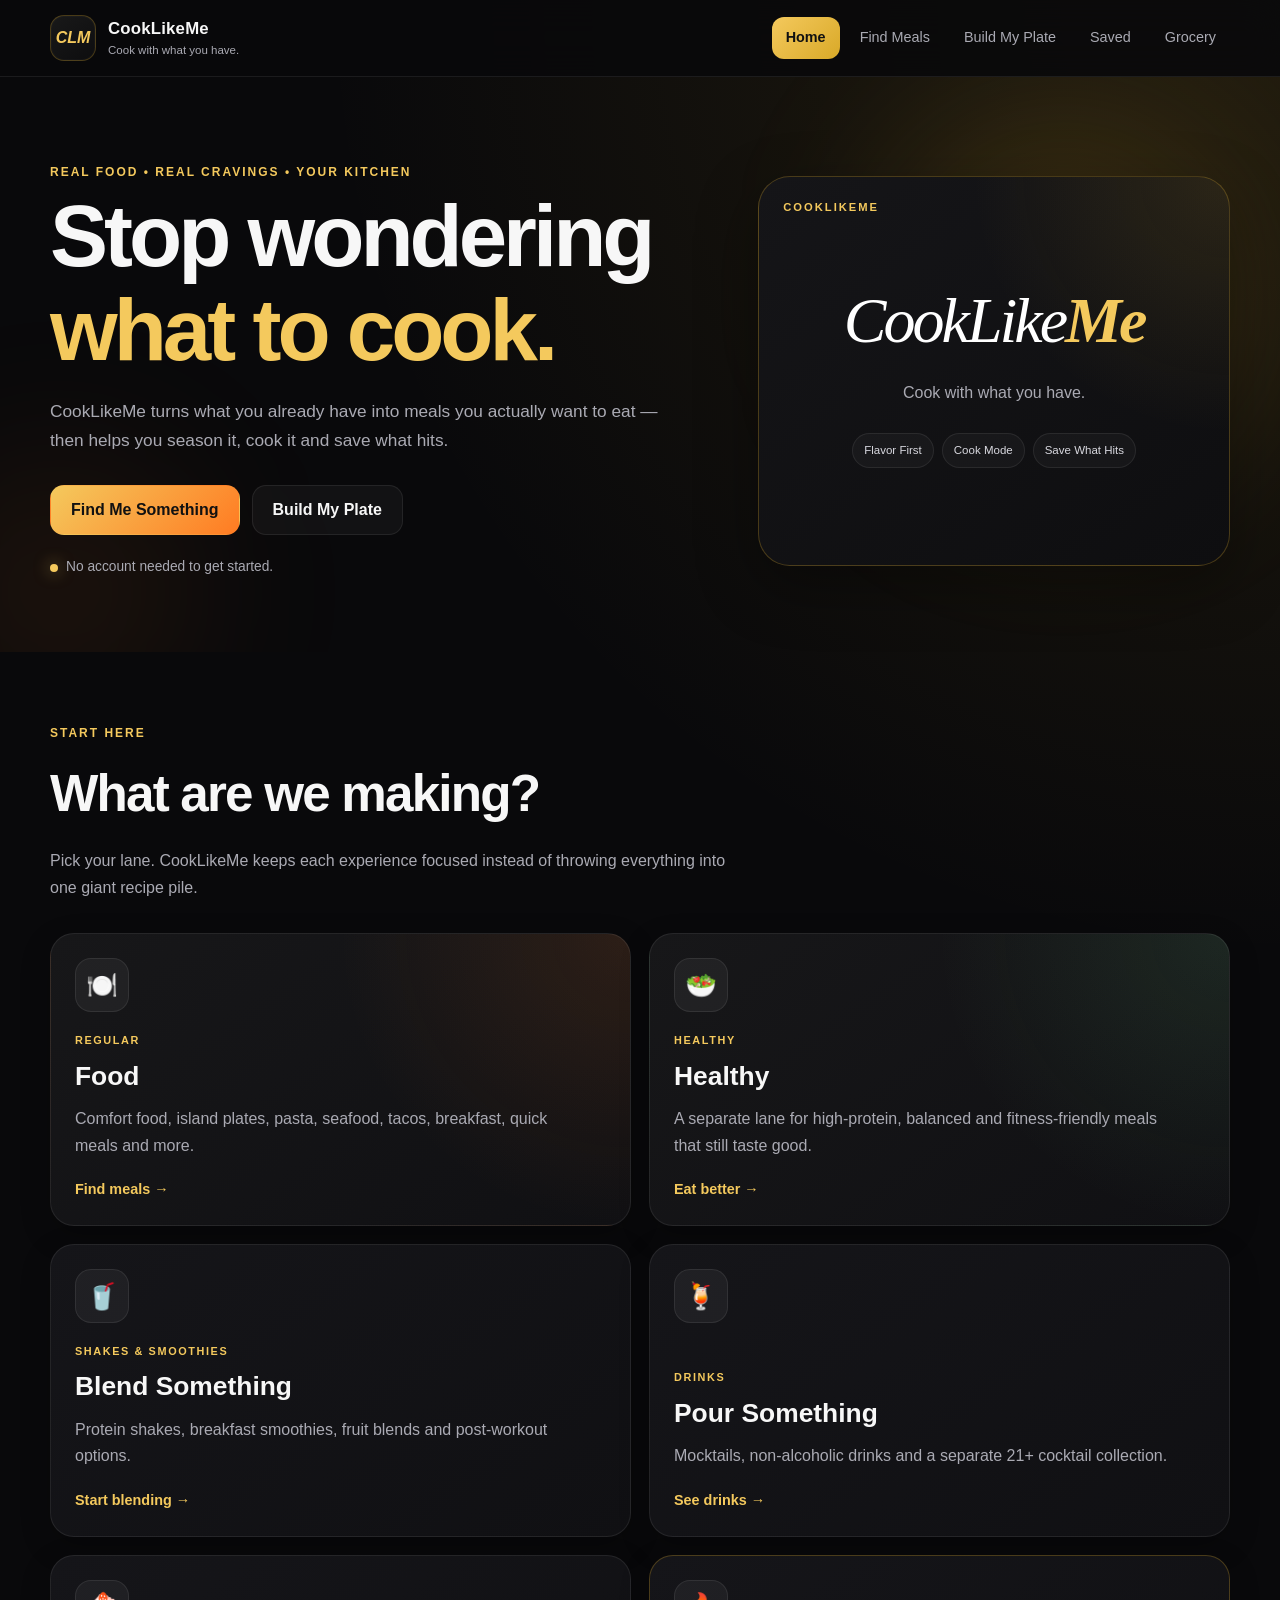
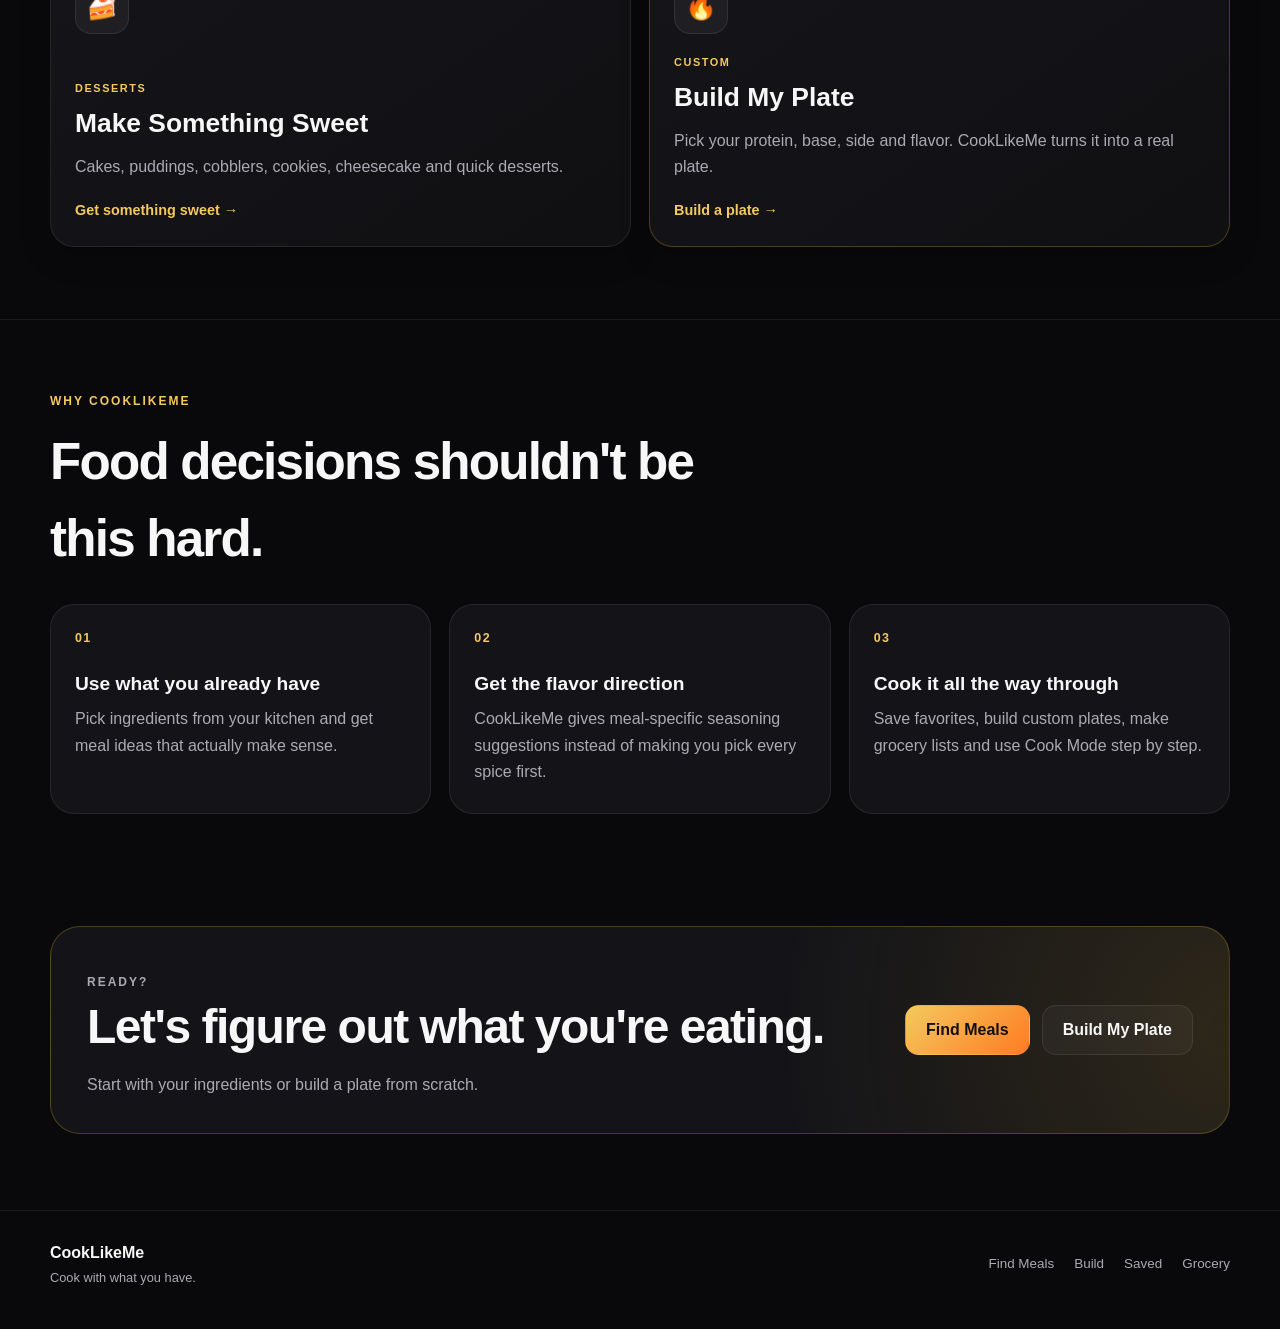
<file: index.html>
<!DOCTYPE html>
<html lang="en">
<head>
  <meta charset="UTF-8" />
  <meta name="viewport" content="width=device-width, initial-scale=1.0" />
  <title>CookLikeMe | Cook With What You Have</title>
  <meta name="description" content="CookLikeMe turns what you already have into meals you actually want to eat." />
  <meta name="theme-color" content="#0b0b0d" />
  <meta property="og:title" content="CookLikeMe" />
  <meta property="og:description" content="Cook with what you have. Find flavorful meals, build your own plate, save favorites and make grocery lists." />
  <meta property="og:type" content="website" />
  <meta property="og:image" content="icon-512.png" />
  <link rel="manifest" href="manifest.json" />
  <link rel="icon" type="image/png" href="icon-192.png" />
  <link rel="apple-touch-icon" href="icon-192.png" />
  <link rel="stylesheet" href="style.css" />
</head>
<body>
  <header class="topbar">
    <div class="nav-shell">
      <a class="brand" href="index.html">
        <div class="brand-mark">CLM</div>
        <div class="brand-text">
          <strong>CookLikeMe</strong>
          <span>Cook with what you have.</span>
        </div>
      </a>
      <nav class="desktop-nav">
        <a class="nav-link active" href="index.html">Home</a>
        <a class="nav-link" href="meals.html">Find Meals</a>
        <a class="nav-link" href="builder.html">Build My Plate</a>
        <a class="nav-link" href="saved.html">Saved</a>
        <a class="nav-link" href="grocery.html">Grocery</a>
      </nav>
    </div>
  </header>

  <main>
    <section class="hero-section">
      <div class="hero-glow hero-glow-one"></div>
      <div class="hero-glow hero-glow-two"></div>
      <div class="page-shell hero-layout">
        <div class="hero-copy">
          <p class="eyebrow">REAL FOOD • REAL CRAVINGS • YOUR KITCHEN</p>
          <h1>Stop wondering <span>what to cook.</span></h1>
          <p class="hero-description">CookLikeMe turns what you already have into meals you actually want to eat — then helps you season it, cook it and save what hits.</p>
          <div class="hero-actions">
            <a href="meals.html" class="btn btn-primary">Find Me Something</a>
            <a href="builder.html" class="btn btn-secondary">Build My Plate</a>
          </div>
          <div class="hero-note"><span class="hero-dot"></span>No account needed to get started.</div>
        </div>

        <div class="hero-card">
          <div class="hero-card-label">COOKLIKEME</div>
          <div class="hero-logo-placeholder"><span>CookLike</span><strong>Me</strong></div>
          <p>Cook with what you have.</p>
          <div class="hero-mini-tags">
            <span>Flavor First</span>
            <span>Cook Mode</span>
            <span>Save What Hits</span>
          </div>
        </div>
      </div>
    </section>

    <section class="content-section">
      <div class="page-shell">
        <div class="section-heading">
          <p class="section-kicker">START HERE</p>
          <h2>What are we making?</h2>
          <p>Pick your lane. CookLikeMe keeps each experience focused instead of throwing everything into one giant recipe pile.</p>
        </div>

        <div class="lane-grid">
          <a href="meals.html?mode=regular" class="lane-card lane-food">
            <div class="lane-icon">🍽️</div>
            <div class="lane-content"><span class="lane-label">REGULAR</span><h3>Food</h3><p>Comfort food, island plates, pasta, seafood, tacos, breakfast, quick meals and more.</p><span class="lane-link">Find meals →</span></div>
          </a>

          <a href="meals.html?mode=healthy" class="lane-card lane-healthy">
            <div class="lane-icon">🥗</div>
            <div class="lane-content"><span class="lane-label">HEALTHY</span><h3>Healthy</h3><p>A separate lane for high-protein, balanced and fitness-friendly meals that still taste good.</p><span class="lane-link">Eat better →</span></div>
          </a>

          <a href="meals.html?mode=shakes" class="lane-card">
            <div class="lane-icon">🥤</div>
            <div class="lane-content"><span class="lane-label">SHAKES & SMOOTHIES</span><h3>Blend Something</h3><p>Protein shakes, breakfast smoothies, fruit blends and post-workout options.</p><span class="lane-link">Start blending →</span></div>
          </a>

          <a href="meals.html?mode=drinks" class="lane-card">
            <div class="lane-icon">🍹</div>
            <div class="lane-content"><span class="lane-label">DRINKS</span><h3>Pour Something</h3><p>Mocktails, non-alcoholic drinks and a separate 21+ cocktail collection.</p><span class="lane-link">See drinks →</span></div>
          </a>

          <a href="meals.html?mode=desserts" class="lane-card">
            <div class="lane-icon">🍰</div>
            <div class="lane-content"><span class="lane-label">DESSERTS</span><h3>Make Something Sweet</h3><p>Cakes, puddings, cobblers, cookies, cheesecake and quick desserts.</p><span class="lane-link">Get something sweet →</span></div>
          </a>

          <a href="builder.html" class="lane-card lane-builder">
            <div class="lane-icon">🔥</div>
            <div class="lane-content"><span class="lane-label">CUSTOM</span><h3>Build My Plate</h3><p>Pick your protein, base, side and flavor. CookLikeMe turns it into a real plate.</p><span class="lane-link">Build a plate →</span></div>
          </a>
        </div>
      </div>
    </section>

    <section class="why-section">
      <div class="page-shell">
        <div class="section-heading compact"><p class="section-kicker">WHY COOKLIKEME</p><h2>Food decisions shouldn't be this hard.</h2></div>
        <div class="feature-grid">
          <article class="feature-card"><div class="feature-number">01</div><h3>Use what you already have</h3><p>Pick ingredients from your kitchen and get meal ideas that actually make sense.</p></article>
          <article class="feature-card"><div class="feature-number">02</div><h3>Get the flavor direction</h3><p>CookLikeMe gives meal-specific seasoning suggestions instead of making you pick every spice first.</p></article>
          <article class="feature-card"><div class="feature-number">03</div><h3>Cook it all the way through</h3><p>Save favorites, build custom plates, make grocery lists and use Cook Mode step by step.</p></article>
        </div>
      </div>
    </section>

    <section class="cta-section">
      <div class="page-shell">
        <div class="cta-card">
          <div><p class="section-kicker">READY?</p><h2>Let's figure out what you're eating.</h2><p>Start with your ingredients or build a plate from scratch.</p></div>
          <div class="cta-actions"><a href="meals.html" class="btn btn-primary">Find Meals</a><a href="builder.html" class="btn btn-secondary">Build My Plate</a></div>
        </div>
      </div>
    </section>

    <footer class="site-footer">
      <div class="page-shell footer-inner">
        <div><strong>CookLikeMe</strong><p>Cook with what you have.</p></div>
        <div class="footer-links"><a href="meals.html">Find Meals</a><a href="builder.html">Build</a><a href="saved.html">Saved</a><a href="grocery.html">Grocery</a></div>
      </div>
    </footer>
  </main>

  <nav class="mobile-nav">
    <a href="index.html" class="mobile-nav-link active"><span>⌂</span><small>Home</small></a>
    <a href="meals.html" class="mobile-nav-link"><span>⌕</span><small>Find</small></a>
    <a href="builder.html" class="mobile-nav-link build-link"><span>＋</span><small>Build</small></a>
    <a href="saved.html" class="mobile-nav-link"><span>♥</span><small>Saved</small></a>
    <a href="grocery.html" class="mobile-nav-link"><span>▣</span><small>Grocery</small></a>
  </nav>

  <script src="pwa.js"></script>
</body>
</html>
</file>
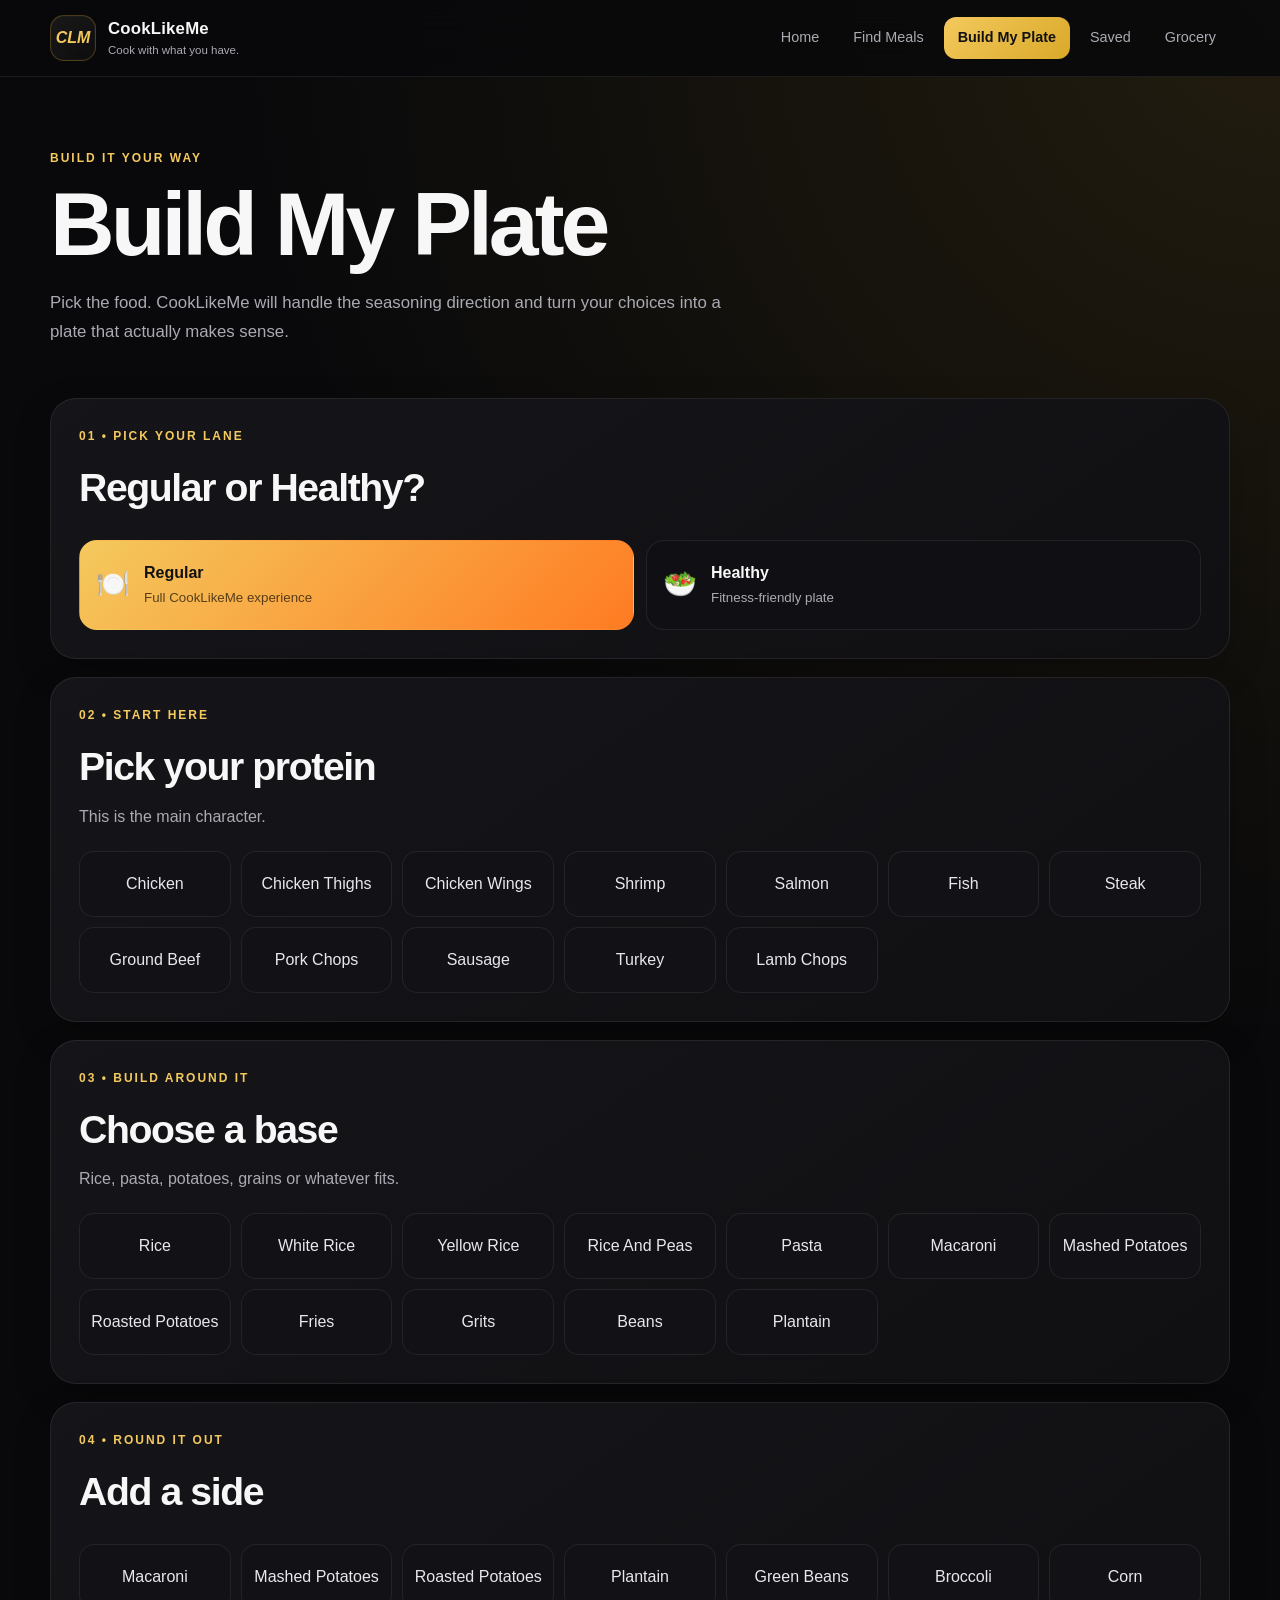
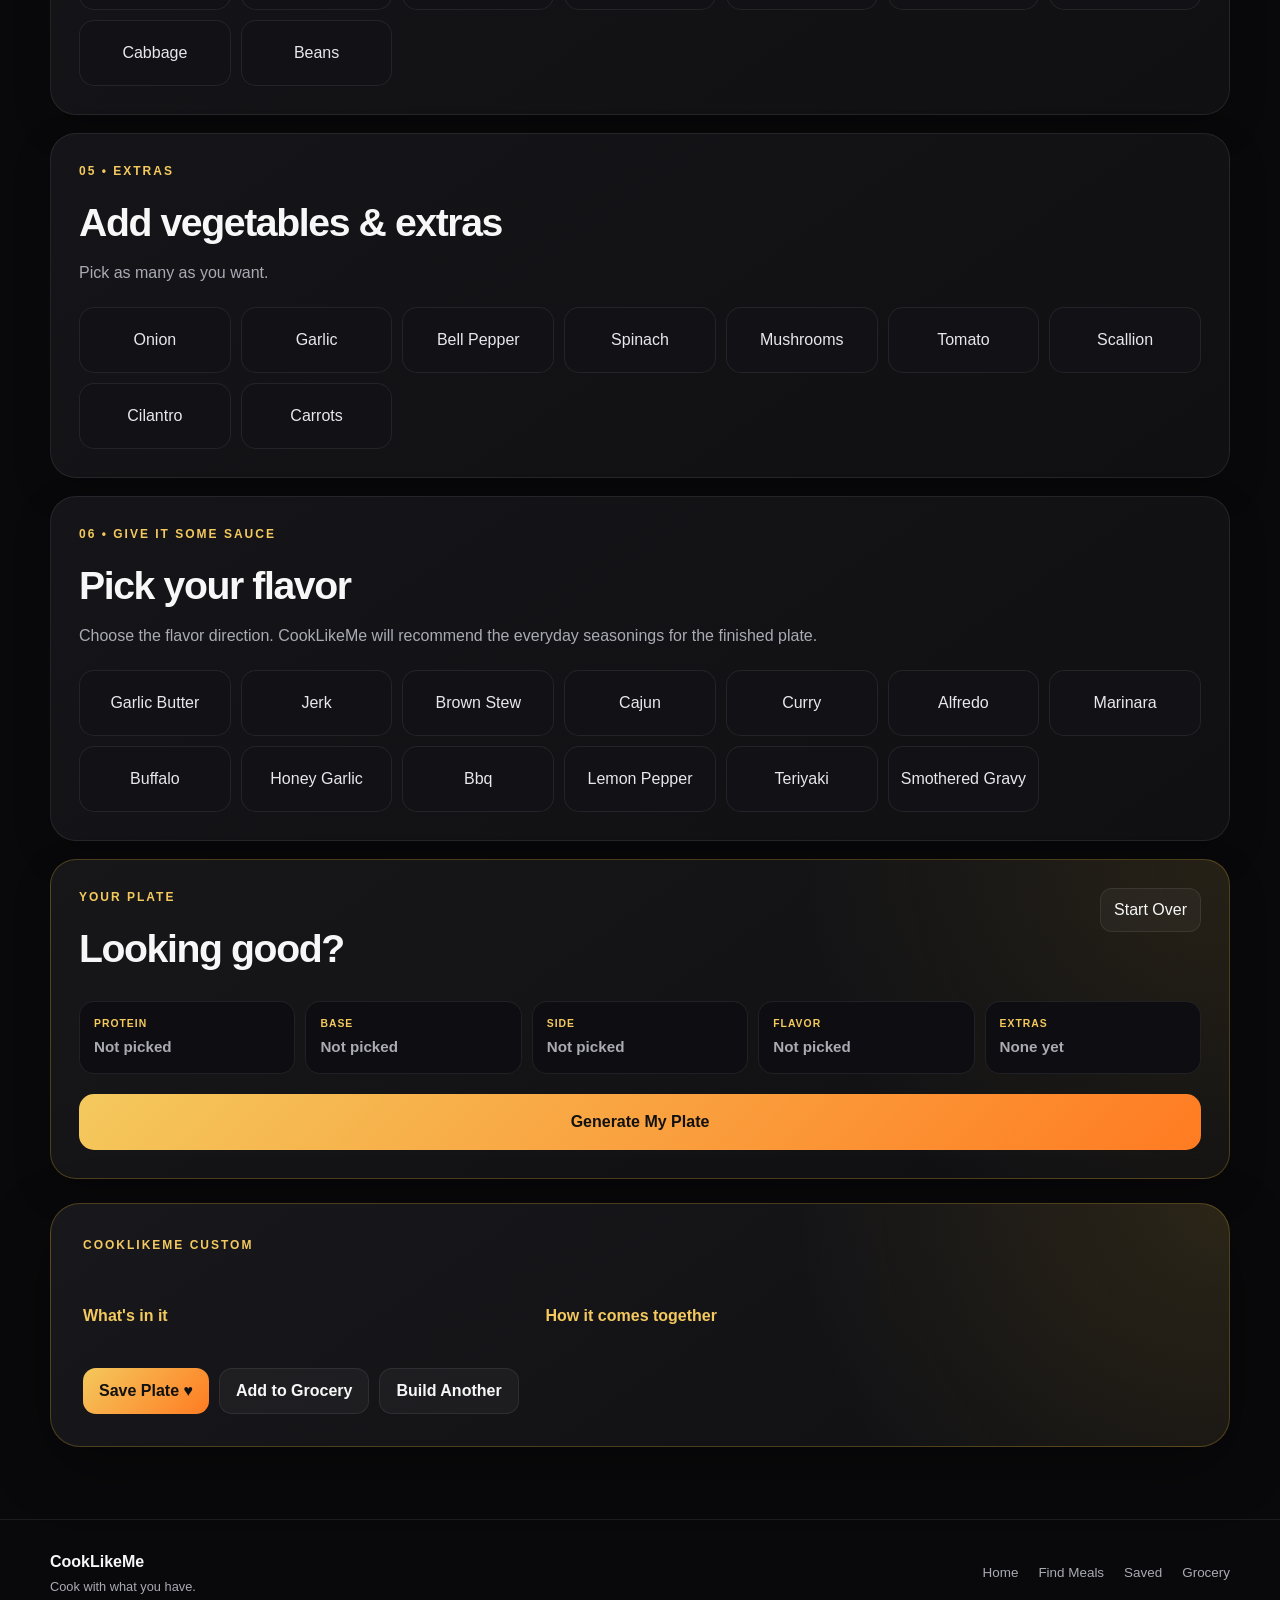
<file: builder.html>
<!DOCTYPE html>
<html lang="en">
<head>
  <meta charset="UTF-8" />
  <meta name="viewport" content="width=device-width, initial-scale=1.0" />
  <title>Build My Plate | CookLikeMe</title>
  <meta name="description" content="Build your own custom plate with CookLikeMe." />
  <meta name="theme-color" content="#0b0b0d" />
  <link rel="manifest" href="manifest.json" />
  <link rel="icon" type="image/png" href="icon-192.png" />
  <link rel="stylesheet" href="style.css" />
  <link rel="stylesheet" href="builder.css" />
  <link rel="stylesheet" href="recipe-images.css" />
</head>
<body>
  <header class="topbar"><div class="nav-shell"><a class="brand" href="index.html"><div class="brand-mark">CLM</div><div class="brand-text"><strong>CookLikeMe</strong><span>Cook with what you have.</span></div></a><nav class="desktop-nav"><a class="nav-link" href="index.html">Home</a><a class="nav-link" href="meals.html">Find Meals</a><a class="nav-link active" href="builder.html">Build My Plate</a><a class="nav-link" href="saved.html">Saved</a><a class="nav-link" href="grocery.html">Grocery</a></nav></div></header>

  <main>
    <section class="builder-hero"><div class="page-shell"><p class="eyebrow">BUILD IT YOUR WAY</p><h1>Build My Plate</h1><p class="builder-intro">Pick the food. CookLikeMe will handle the seasoning direction and turn your choices into a plate that actually makes sense.</p></div></section>
    <section class="builder-section"><div class="page-shell">
      <section class="builder-block"><div class="builder-heading"><div><p class="section-kicker">01 • PICK YOUR LANE</p><h2>Regular or Healthy?</h2></div></div><div id="builderModeTabs" class="builder-mode-tabs"><button class="builder-mode-btn active" data-mode="regular"><span>🍽️</span><div><strong>Regular</strong><small>Full CookLikeMe experience</small></div></button><button class="builder-mode-btn" data-mode="healthy"><span>🥗</span><div><strong>Healthy</strong><small>Fitness-friendly plate</small></div></button></div></section>
      <section class="builder-block"><div class="builder-heading"><div><p class="section-kicker">02 • START HERE</p><h2>Pick your protein</h2><p>This is the main character.</p></div></div><div id="proteinOptions" class="builder-options-grid"></div></section>
      <section class="builder-block"><div class="builder-heading"><div><p class="section-kicker">03 • BUILD AROUND IT</p><h2>Choose a base</h2><p>Rice, pasta, potatoes, grains or whatever fits.</p></div></div><div id="baseOptions" class="builder-options-grid"></div></section>
      <section class="builder-block"><div class="builder-heading"><div><p class="section-kicker">04 • ROUND IT OUT</p><h2>Add a side</h2></div></div><div id="sideOptions" class="builder-options-grid"></div></section>
      <section class="builder-block"><div class="builder-heading"><div><p class="section-kicker">05 • EXTRAS</p><h2>Add vegetables & extras</h2><p>Pick as many as you want.</p></div></div><div id="extraOptions" class="builder-options-grid"></div></section>
      <section class="builder-block"><div class="builder-heading"><div><p class="section-kicker">06 • GIVE IT SOME SAUCE</p><h2>Pick your flavor</h2><p>Choose the flavor direction. CookLikeMe will recommend the everyday seasonings for the finished plate.</p></div></div><div id="flavorOptions" class="builder-options-grid"></div></section>
      <section class="builder-block builder-summary-block"><div class="builder-heading"><div><p class="section-kicker">YOUR PLATE</p><h2>Looking good?</h2></div><button id="resetBuilderBtn" class="builder-reset-btn">Start Over</button></div><div id="platePreview" class="plate-preview"></div><button id="generatePlateBtn" class="generate-plate-btn">Generate My Plate</button></section>
      <section id="generatedSection" class="generated-section hidden"><div class="generated-card"><p class="section-kicker">COOKLIKEME CUSTOM</p><h2 id="generatedTitle"></h2><p id="generatedDescription" class="generated-description"></p><div id="generatedMeta" class="generated-meta"></div><div class="generated-columns"><div><h3>What's in it</h3><ul id="generatedIngredients" class="generated-list"></ul></div><div><h3>How it comes together</h3><ol id="generatedInstructions" class="generated-list"></ol></div></div><div class="generated-actions"><button id="savePlateBtn" class="generated-btn primary">Save Plate ♥</button><button id="addPlateToGroceryBtn" class="generated-btn">Add to Grocery</button><button id="buildAnotherBtn" class="generated-btn">Build Another</button></div></div></section>
    </div></section>
    <footer class="site-footer"><div class="page-shell footer-inner"><div><strong>CookLikeMe</strong><p>Cook with what you have.</p></div><div class="footer-links"><a href="index.html">Home</a><a href="meals.html">Find Meals</a><a href="saved.html">Saved</a><a href="grocery.html">Grocery</a></div></div></footer>
  </main>
  <nav class="mobile-nav"><a href="index.html" class="mobile-nav-link"><span>⌂</span><small>Home</small></a><a href="meals.html" class="mobile-nav-link"><span>⌕</span><small>Find</small></a><a href="builder.html" class="mobile-nav-link build-link active"><span>＋</span><small>Build</small></a><a href="saved.html" class="mobile-nav-link"><span>♥</span><small>Saved</small></a><a href="grocery.html" class="mobile-nav-link"><span>▣</span><small>Grocery</small></a></nav>
  <script src="data/ingredients.js"></script>
  <script src="builder.js"></script>
  <script src="recipe-images.js"></script>
</body>
</html>
</file>
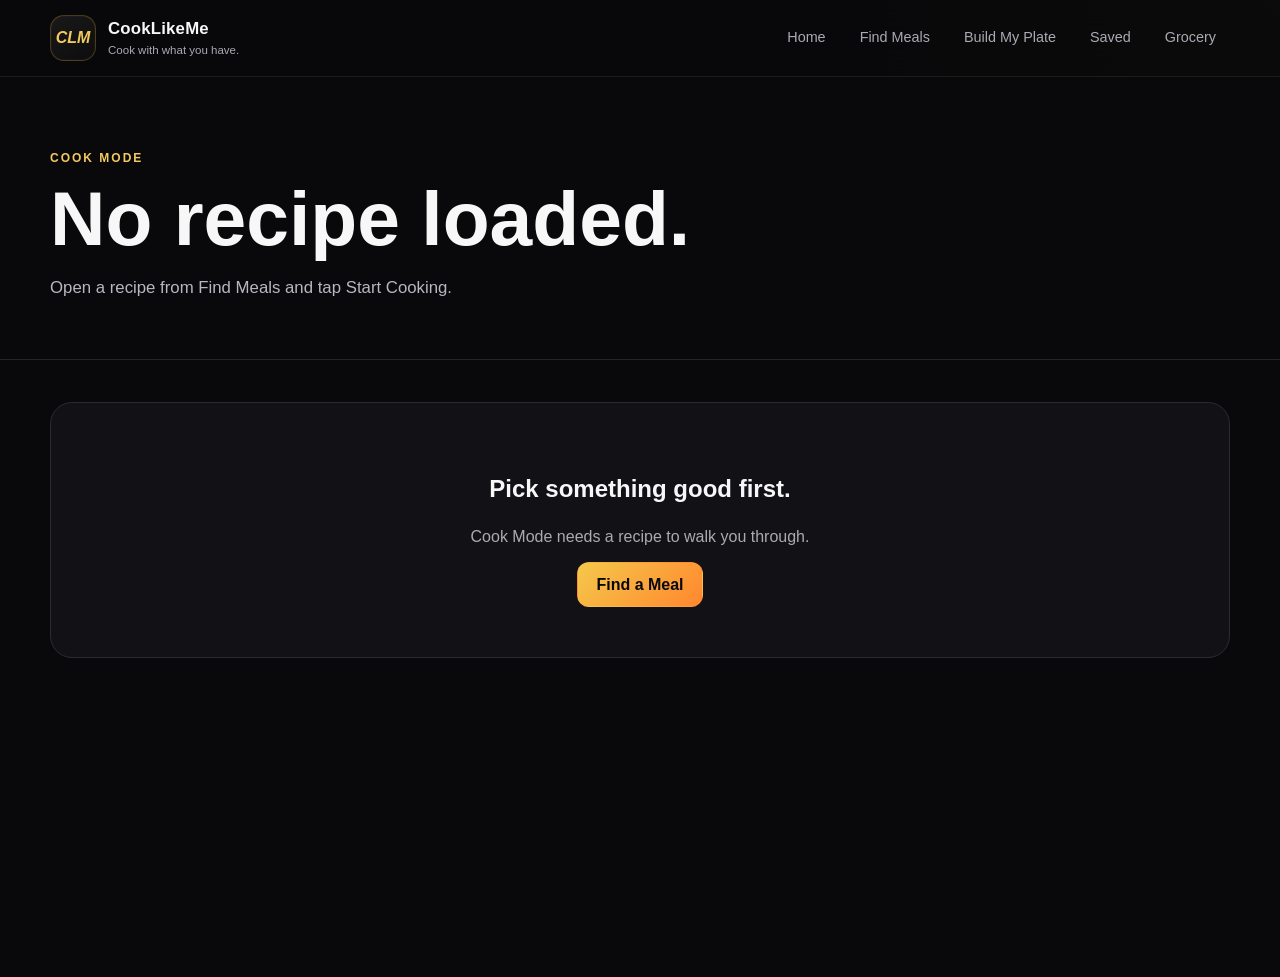
<file: cook.html>
<!DOCTYPE html>
<html lang="en">
<head>
  <meta charset="UTF-8" />
  <meta name="viewport" content="width=device-width, initial-scale=1.0" />
  <title>Cook Mode | CookLikeMe</title>
  <meta name="description" content="Cook your CookLikeMe recipe one step at a time." />
  <meta name="theme-color" content="#0b0b0d" />
  <link rel="manifest" href="manifest.json" />
  <link rel="icon" type="image/png" href="icon-192.png" />
  <link rel="apple-touch-icon" href="icon-192.png" />
  <link rel="stylesheet" href="style.css" />
  <link rel="stylesheet" href="cook.css" />
  <link rel="stylesheet" href="recipe-images.css" />
</head>
<body>
  <header class="topbar"><div class="nav-shell"><a class="brand" href="index.html"><div class="brand-mark">CLM</div><div class="brand-text"><strong>CookLikeMe</strong><span>Cook with what you have.</span></div></a><nav class="desktop-nav"><a class="nav-link" href="index.html">Home</a><a class="nav-link" href="meals.html">Find Meals</a><a class="nav-link" href="builder.html">Build My Plate</a><a class="nav-link" href="saved.html">Saved</a><a class="nav-link" href="grocery.html">Grocery</a></nav></div></header>

  <main class="cook-page">
    <section class="cook-hero"><div class="page-shell"><p class="eyebrow">COOK MODE</p><h1 id="cookTitle">Ready when you are.</h1><p id="cookDescription" class="cook-intro"></p><div id="cookMeta" class="cook-meta"></div></div></section>
    <section class="cook-section"><div class="page-shell cook-grid"><aside class="cook-sidebar"><div class="cook-panel"><p class="section-kicker">BEFORE YOU START</p><h2>What you need</h2><ul id="cookIngredients" class="cook-list"></ul></div><div id="seasoningPanel" class="cook-panel hidden"><p class="section-kicker">MAKE IT HIT 🔥</p><h2>Seasoning suggestion</h2><p id="cookSeasonings" class="cook-copy"></p><p class="cook-note">Use your own usual blend if you prefer. This is just CookLikeMe’s direction.</p></div></aside><section class="cook-main"><div class="cook-progress-wrap"><div class="cook-progress-top"><span id="stepCounter">Step 1</span><span id="progressText">0% done</span></div><div class="cook-progress-track"><div id="cookProgress" class="cook-progress-bar"></div></div></div><article class="cook-step-card"><p class="section-kicker">RIGHT NOW</p><h2 id="currentStepTitle">Step 1</h2><p id="currentStepText" class="current-step-text"></p></article><div class="cook-controls"><button id="prevStepBtn" class="cook-btn">← Back</button><button id="doneStepBtn" class="cook-btn primary">Done with this step</button><button id="nextStepBtn" class="cook-btn">Next →</button></div><div id="finishCard" class="finish-card hidden"><p class="section-kicker">THAT’S IT</p><h2>Plate it up.</h2><p>You made it through the whole recipe. Taste it, adjust anything you want, and eat while it’s hot.</p><div class="finish-actions"><a href="saved.html" class="cook-btn primary">Go to Saved</a><a href="meals.html" class="cook-btn">Find Another Meal</a></div></div><div class="all-steps-wrap"><p class="section-kicker">FULL RUNDOWN</p><h2>All steps</h2><ol id="allSteps" class="all-steps"></ol></div></section></div></section>
  </main>

  <script src="pwa.js"></script>
  <script src="cook.js"></script>
  <script src="recipe-images.js"></script>
</body>
</html>
</file>
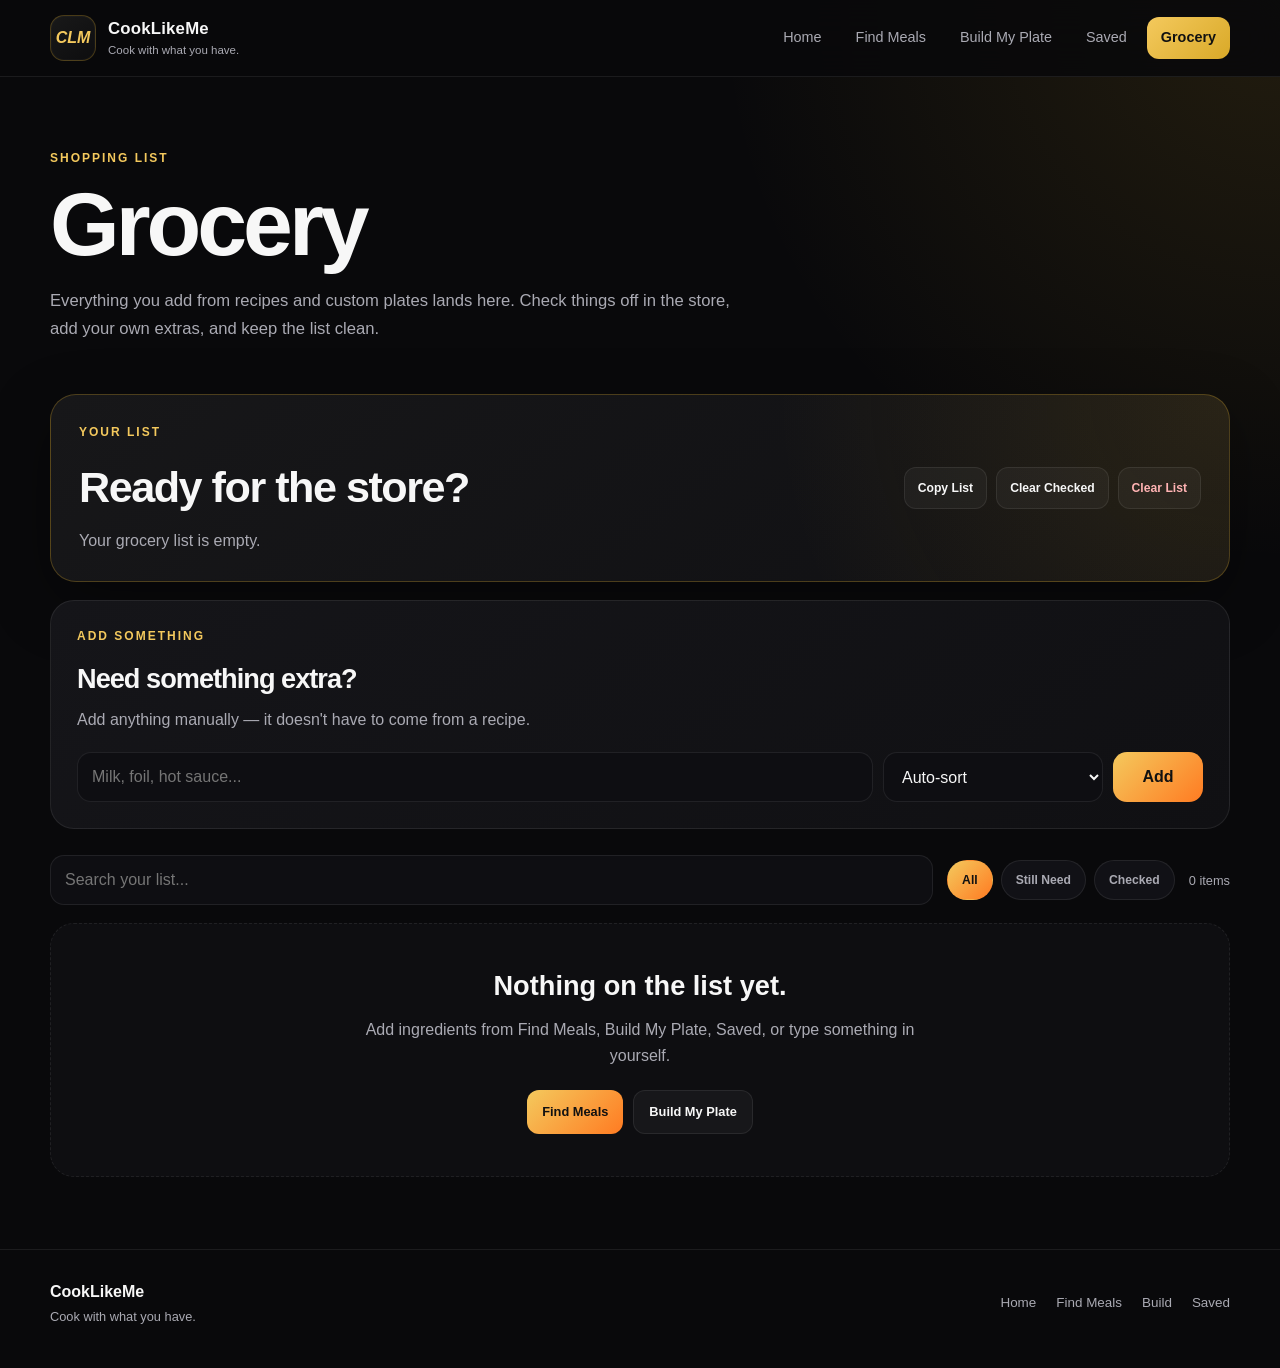
<file: grocery.html>
<!DOCTYPE html>
<html lang="en">
<head>
  <meta charset="UTF-8" />
  <meta name="viewport" content="width=device-width, initial-scale=1.0" />
  <title>Grocery | CookLikeMe</title>
  <meta name="description" content="Keep your CookLikeMe grocery list organized and ready for the store." />
  <meta name="theme-color" content="#0b0b0d" />
  <link rel="manifest" href="manifest.json" />
  <link rel="icon" type="image/png" href="icon-192.png" />
  <link rel="stylesheet" href="style.css" />
  <link rel="stylesheet" href="grocery.css" />
</head>
<body>
  <header class="topbar">
    <div class="nav-shell">
      <a class="brand" href="index.html">
        <div class="brand-mark">CLM</div>
        <div class="brand-text"><strong>CookLikeMe</strong><span>Cook with what you have.</span></div>
      </a>
      <nav class="desktop-nav">
        <a class="nav-link" href="index.html">Home</a>
        <a class="nav-link" href="meals.html">Find Meals</a>
        <a class="nav-link" href="builder.html">Build My Plate</a>
        <a class="nav-link" href="saved.html">Saved</a>
        <a class="nav-link active" href="grocery.html">Grocery</a>
      </nav>
    </div>
  </header>

  <main>
    <section class="grocery-hero">
      <div class="page-shell">
        <p class="eyebrow">SHOPPING LIST</p>
        <h1>Grocery</h1>
        <p class="grocery-intro">Everything you add from recipes and custom plates lands here. Check things off in the store, add your own extras, and keep the list clean.</p>
      </div>
    </section>

    <section class="grocery-section">
      <div class="page-shell">
        <section class="grocery-summary-card">
          <div>
            <p class="section-kicker">YOUR LIST</p>
            <h2>Ready for the store?</h2>
            <p id="grocerySummaryText">Your grocery list is empty.</p>
          </div>
          <div class="grocery-summary-actions">
            <button id="copyGroceryBtn" class="grocery-toolbar-btn">Copy List</button>
            <button id="clearCheckedBtn" class="grocery-toolbar-btn">Clear Checked</button>
            <button id="clearGroceryBtn" class="grocery-toolbar-btn danger">Clear List</button>
          </div>
        </section>

        <section class="grocery-add-card">
          <div class="grocery-add-heading">
            <div>
              <p class="section-kicker">ADD SOMETHING</p>
              <h2>Need something extra?</h2>
              <p>Add anything manually — it doesn't have to come from a recipe.</p>
            </div>
          </div>
          <div class="grocery-add-row">
            <input type="text" id="customGroceryInput" placeholder="Milk, foil, hot sauce..." autocomplete="off" />
            <select id="customGroceryCategory">
              <option value="auto">Auto-sort</option>
              <option value="Proteins">Proteins</option>
              <option value="Carbs & Bases">Carbs & Bases</option>
              <option value="Dairy & Rich Stuff">Dairy & Rich Stuff</option>
              <option value="Produce">Produce</option>
              <option value="Seasonings">Seasonings</option>
              <option value="Sauces & Flavor">Sauces & Flavor</option>
              <option value="Drinks">Drinks</option>
              <option value="Dessert & Baking">Dessert & Baking</option>
              <option value="Other">Other</option>
            </select>
            <button id="addCustomGroceryBtn" class="grocery-add-btn">Add</button>
          </div>
        </section>

        <section class="grocery-tools-row">
          <div class="grocery-search-wrap">
            <input id="grocerySearchInput" type="search" placeholder="Search your list..." autocomplete="off" />
          </div>
          <div id="groceryFilters" class="grocery-filters">
            <button class="grocery-filter-btn active" data-filter="all">All</button>
            <button class="grocery-filter-btn" data-filter="needed">Still Need</button>
            <button class="grocery-filter-btn" data-filter="checked">Checked</button>
          </div>
          <span id="groceryCount" class="grocery-count">0 items</span>
        </section>

        <div id="groceryGroups" class="grocery-groups"></div>

        <div id="groceryEmpty" class="grocery-empty hidden">
          <h2>Nothing on the list yet.</h2>
          <p>Add ingredients from Find Meals, Build My Plate, Saved, or type something in yourself.</p>
          <div class="grocery-empty-actions">
            <a href="meals.html" class="grocery-empty-link primary">Find Meals</a>
            <a href="builder.html" class="grocery-empty-link">Build My Plate</a>
          </div>
        </div>
      </div>
    </section>

    <footer class="site-footer">
      <div class="page-shell footer-inner">
        <div><strong>CookLikeMe</strong><p>Cook with what you have.</p></div>
        <div class="footer-links"><a href="index.html">Home</a><a href="meals.html">Find Meals</a><a href="builder.html">Build</a><a href="saved.html">Saved</a></div>
      </div>
    </footer>
  </main>

  <nav class="mobile-nav">
    <a href="index.html" class="mobile-nav-link"><span>⌂</span><small>Home</small></a>
    <a href="meals.html" class="mobile-nav-link"><span>⌕</span><small>Find</small></a>
    <a href="builder.html" class="mobile-nav-link build-link"><span>＋</span><small>Build</small></a>
    <a href="saved.html" class="mobile-nav-link"><span>♥</span><small>Saved</small></a>
    <a href="grocery.html" class="mobile-nav-link active"><span>▣</span><small>Grocery</small></a>
  </nav>

  <script src="grocery.js"></script>
</body>
</html>
</file>
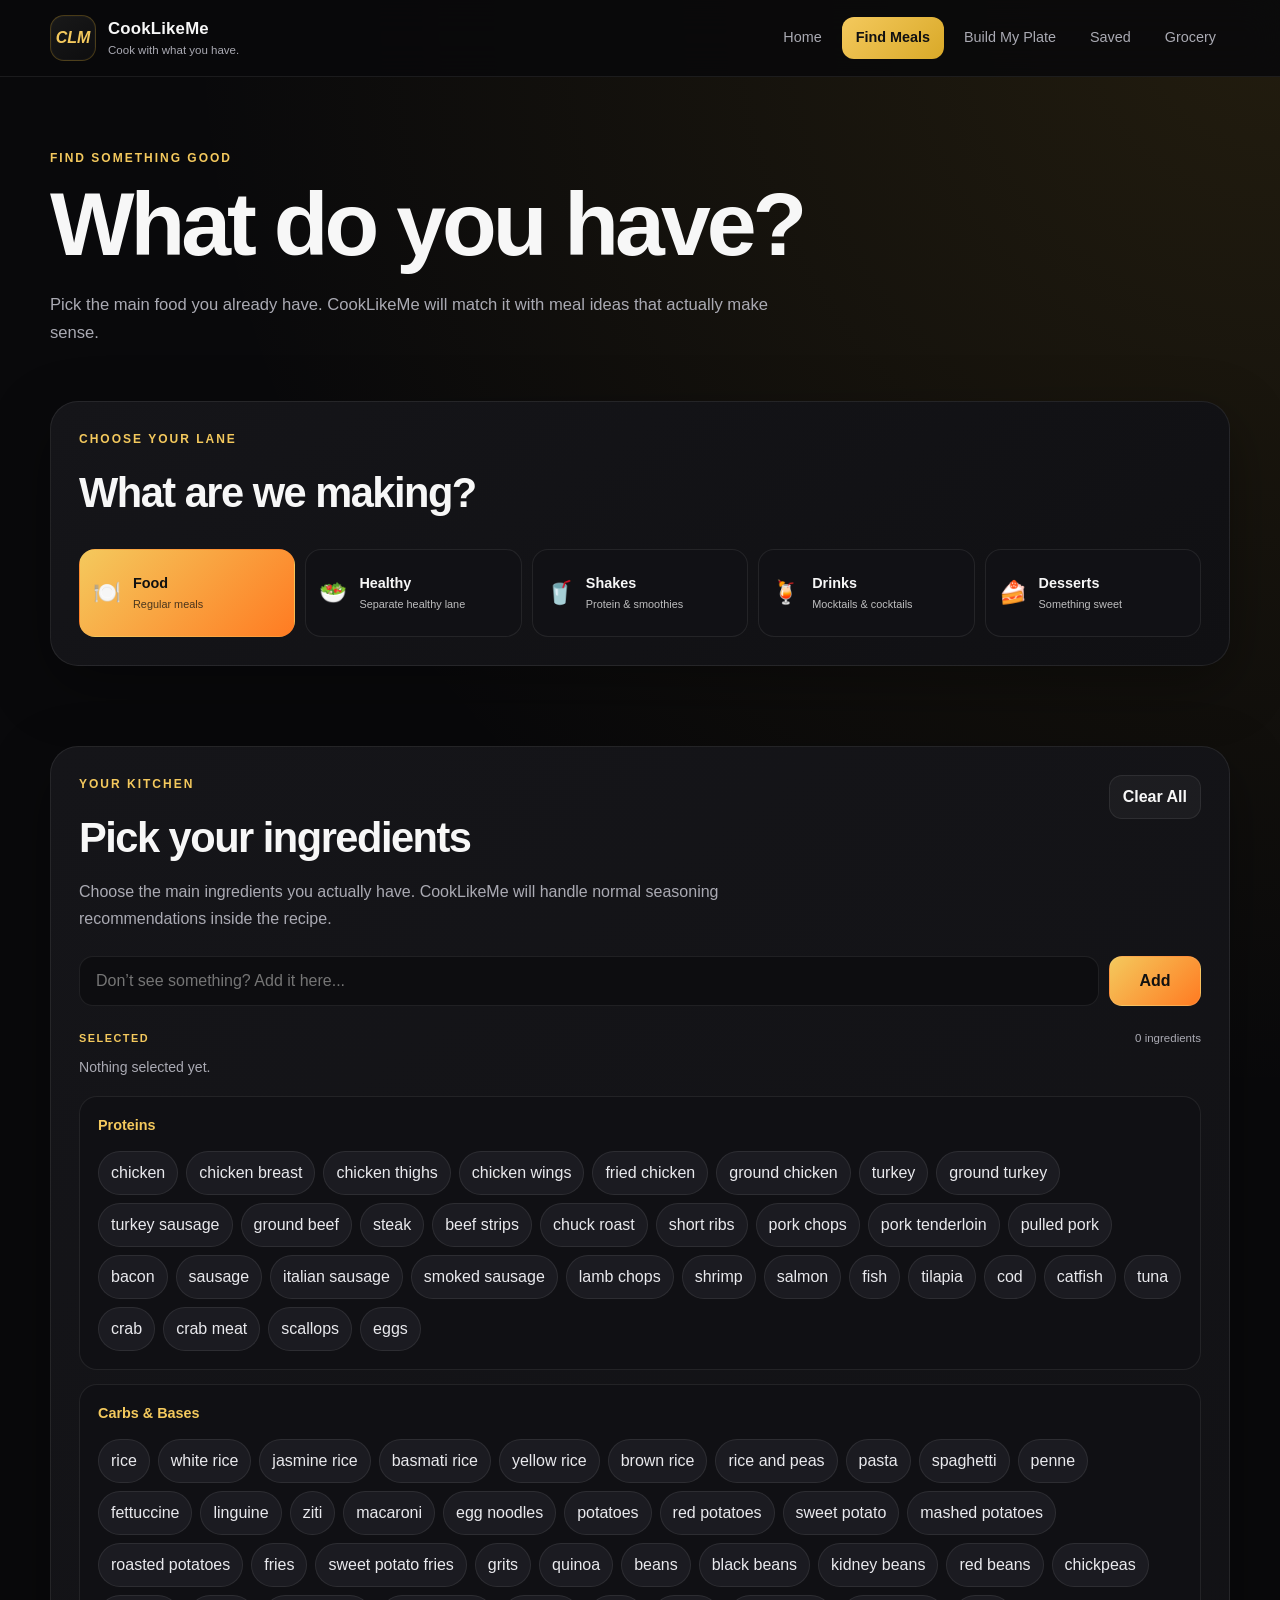
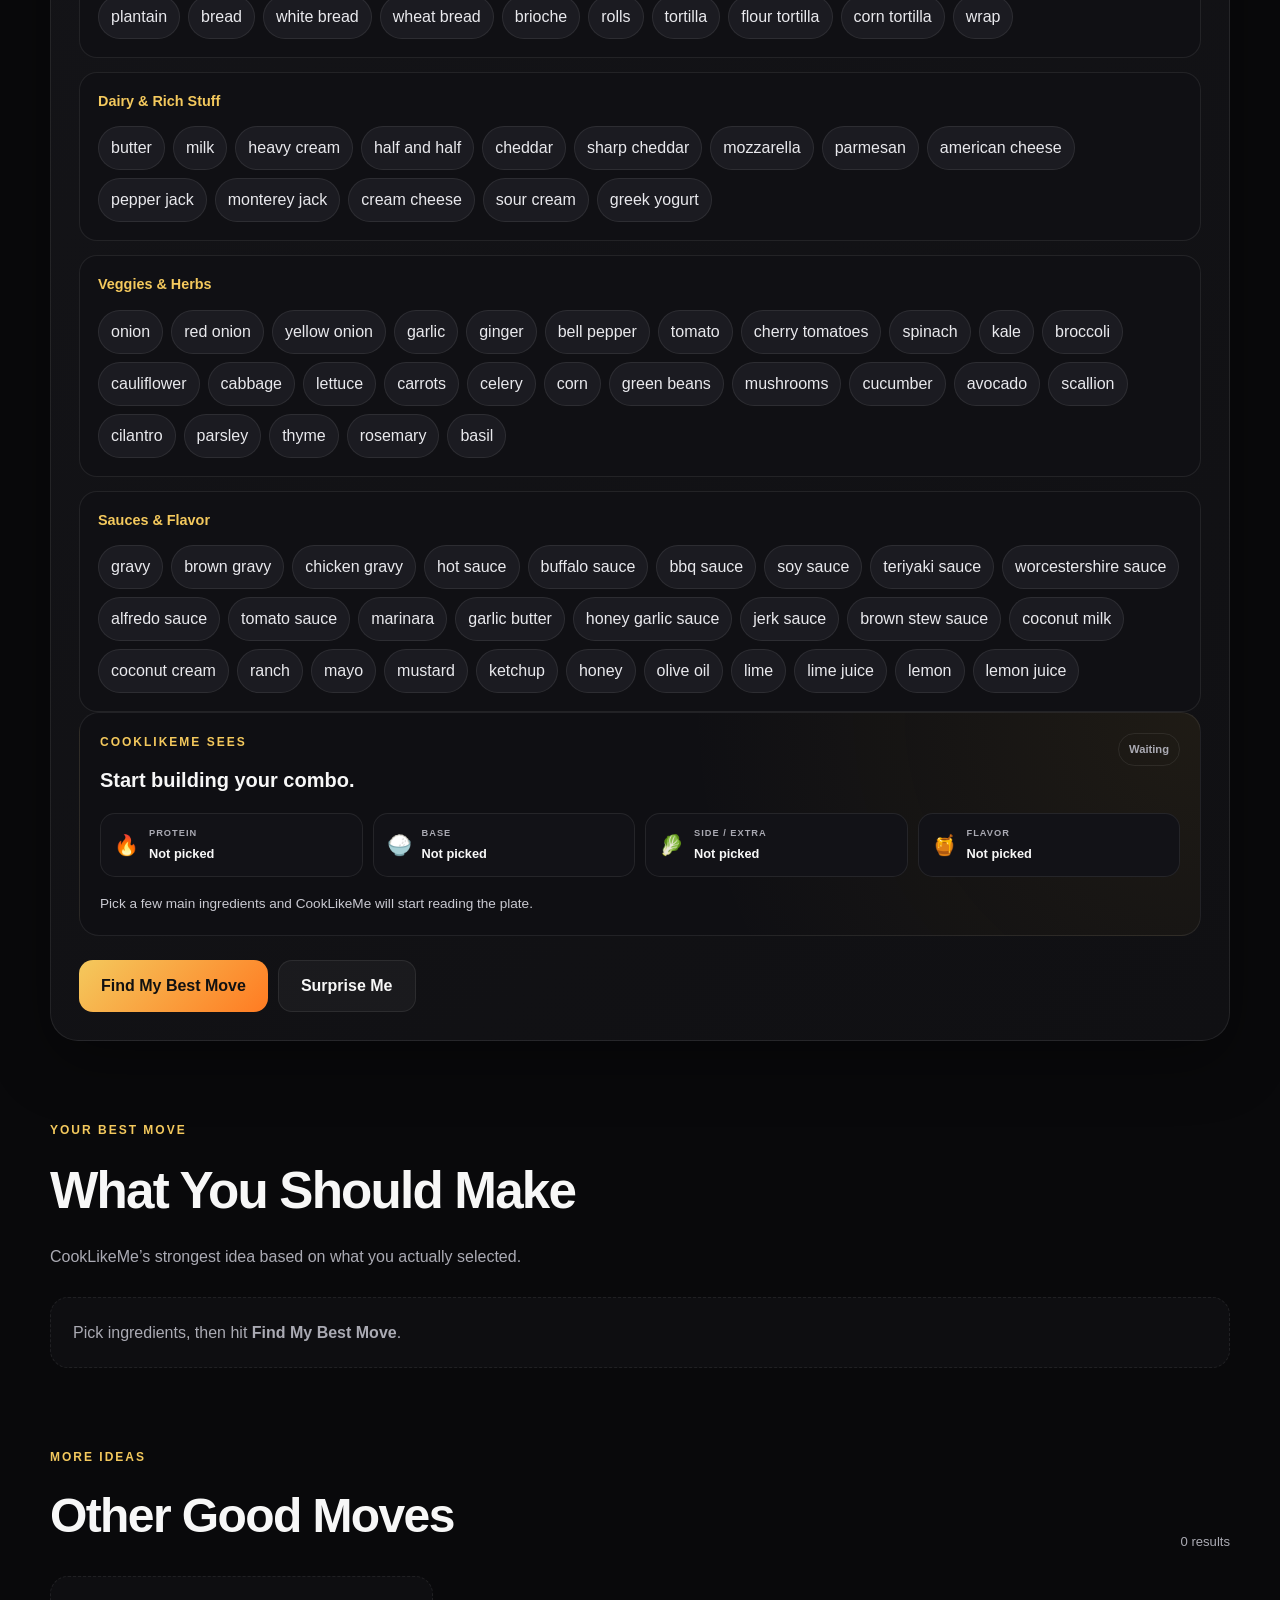
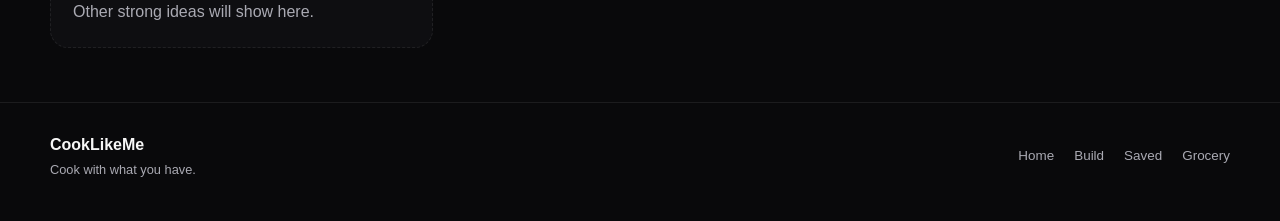
<file: meals.html>
<!DOCTYPE html>
<html lang="en">
<head>
  <meta charset="UTF-8" />
  <meta name="viewport" content="width=device-width, initial-scale=1.0" />
  <title>Find Meals | CookLikeMe</title>
  <meta name="description" content="Find meals based on ingredients you already have with CookLikeMe." />
  <meta name="theme-color" content="#0b0b0d" />
  <link rel="manifest" href="manifest.json" />
  <link rel="icon" type="image/png" href="icon-192.png" />
  <link rel="stylesheet" href="style.css" />
  <link rel="stylesheet" href="meals.css" />
  <link rel="stylesheet" href="recipe-images.css" />
</head>
<body>
  <header class="topbar"><div class="nav-shell"><a class="brand" href="index.html"><div class="brand-mark">CLM</div><div class="brand-text"><strong>CookLikeMe</strong><span>Cook with what you have.</span></div></a><nav class="desktop-nav"><a class="nav-link" href="index.html">Home</a><a class="nav-link active" href="meals.html">Find Meals</a><a class="nav-link" href="builder.html">Build My Plate</a><a class="nav-link" href="saved.html">Saved</a><a class="nav-link" href="grocery.html">Grocery</a></nav></div></header>

  <main>
    <section class="finder-hero"><div class="page-shell"><p class="eyebrow">FIND SOMETHING GOOD</p><h1>What do you have?</h1><p class="finder-intro">Pick the main food you already have. CookLikeMe will match it with meal ideas that actually make sense.</p></div></section>

    <section class="finder-section"><div class="page-shell"><div class="finder-block"><div class="finder-block-heading"><div><p class="section-kicker">CHOOSE YOUR LANE</p><h2>What are we making?</h2></div></div><div class="mode-tabs" id="modeTabs"><button class="mode-tab active" data-mode="regular"><span class="mode-emoji">🍽️</span><span><strong>Food</strong><small>Regular meals</small></span></button><button class="mode-tab" data-mode="healthy"><span class="mode-emoji">🥗</span><span><strong>Healthy</strong><small>Separate healthy lane</small></span></button><button class="mode-tab" data-mode="shakes"><span class="mode-emoji">🥤</span><span><strong>Shakes</strong><small>Protein & smoothies</small></span></button><button class="mode-tab" data-mode="drinks"><span class="mode-emoji">🍹</span><span><strong>Drinks</strong><small>Mocktails & cocktails</small></span></button><button class="mode-tab" data-mode="desserts"><span class="mode-emoji">🍰</span><span><strong>Desserts</strong><small>Something sweet</small></span></button></div></div></div></section>

    <section class="finder-section ingredients-section"><div class="page-shell"><div class="finder-block"><div class="finder-block-heading"><div><p class="section-kicker">YOUR KITCHEN</p><h2>Pick your ingredients</h2><p>Choose the main ingredients you actually have. CookLikeMe will handle normal seasoning recommendations inside the recipe.</p></div><button id="clearIngredientsBtn" class="finder-small-btn">Clear All</button></div><div class="custom-ingredient-row"><input type="text" id="customIngredientInput" placeholder="Don’t see something? Add it here..." autocomplete="off" /><button id="addCustomIngredientBtn" class="finder-add-btn">Add</button></div><div class="selected-area"><div class="selected-heading-row"><p class="selected-label">SELECTED</p><span id="selectedCount" class="selected-count">0 ingredients</span></div><div id="selectedIngredients" class="selected-tags"></div></div><div id="ingredientGroups" class="ingredient-groups"></div><section id="kitchenReadout" class="kitchen-readout"><div class="kitchen-readout-top"><div><p class="section-kicker">COOKLIKEME SEES</p><h3 id="kitchenReadoutTitle">Start building your combo.</h3></div><span id="comboStrength" class="combo-strength neutral">Waiting</span></div><div id="kitchenRoleGrid" class="kitchen-role-grid"><div class="kitchen-role"><span class="role-icon">🔥</span><div><small>PROTEIN</small><strong id="readoutProtein">Not picked</strong></div></div><div class="kitchen-role"><span class="role-icon">🍚</span><div><small>BASE</small><strong id="readoutBase">Not picked</strong></div></div><div class="kitchen-role"><span class="role-icon">🥬</span><div><small>SIDE / EXTRA</small><strong id="readoutSide">Not picked</strong></div></div><div class="kitchen-role"><span class="role-icon">🍯</span><div><small>FLAVOR</small><strong id="readoutFlavor">Not picked</strong></div></div></div><p id="kitchenReadoutMessage" class="kitchen-readout-message">Pick a protein or another main ingredient and CookLikeMe will start reading the plate.</p></section><div class="find-action-wrap"><button id="findMealsBtn" class="big-find-btn">Find My Best Move</button><button id="surpriseBtn" class="surprise-btn">Surprise Me</button></div></div></div></section>

    <section id="resultsSection" class="finder-section"><div class="page-shell"><div class="section-heading compact"><p class="section-kicker">YOUR BEST MOVE</p><h2>What You Should Make</h2><p>CookLikeMe’s strongest idea based on what you actually selected.</p></div><div id="bestMatch"></div></div></section>
    <section class="finder-section results-section"><div class="page-shell"><div class="results-heading"><div><p class="section-kicker">MORE IDEAS</p><h2>Other Good Moves</h2></div><div id="resultCount" class="result-count">0 results</div></div><div id="resultsGrid" class="meal-results-grid"></div></div></section>
    <div id="recipeModal" class="recipe-modal hidden"><div id="recipeModalBackdrop" class="recipe-modal-backdrop"></div><div class="recipe-modal-card"><button id="closeRecipeModal" class="recipe-modal-close">×</button><div id="recipeModalContent"></div></div></div>
    <footer class="site-footer"><div class="page-shell footer-inner"><div><strong>CookLikeMe</strong><p>Cook with what you have.</p></div><div class="footer-links"><a href="index.html">Home</a><a href="builder.html">Build</a><a href="saved.html">Saved</a><a href="grocery.html">Grocery</a></div></div></footer>
  </main>

  <nav class="mobile-nav"><a href="index.html" class="mobile-nav-link"><span>⌂</span><small>Home</small></a><a href="meals.html" class="mobile-nav-link active"><span>⌕</span><small>Find</small></a><a href="builder.html" class="mobile-nav-link build-link"><span>＋</span><small>Build</small></a><a href="saved.html" class="mobile-nav-link"><span>♥</span><small>Saved</small></a><a href="grocery.html" class="mobile-nav-link"><span>▣</span><small>Grocery</small></a></nav>

  <script src="data/ingredients.js"></script>
  <script src="data/recipes.js"></script>
  <script src="data/recipe-upgrades.js"></script>
  <script src="data/app-cleanup.js"></script>
  <script src="meals.js"></script>
  <script src="recipe-images.js"></script>
</body>
</html>
</file>
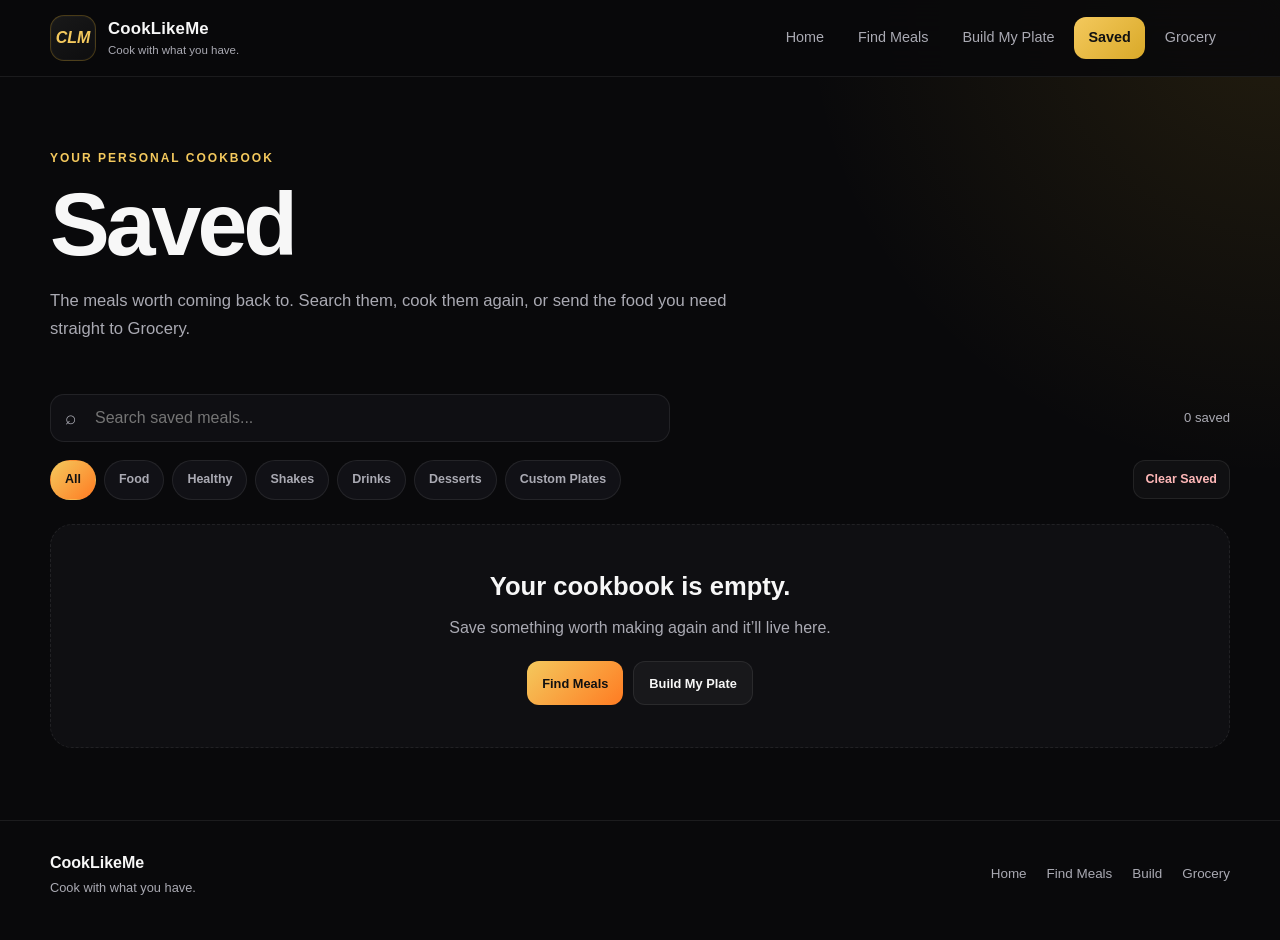
<file: saved.html>
<!DOCTYPE html>
<html lang="en">
<head>
  <meta charset="UTF-8" />
  <meta name="viewport" content="width=device-width, initial-scale=1.0" />
  <title>Saved | CookLikeMe</title>
  <meta name="description" content="View your saved CookLikeMe recipes and custom plates." />
  <meta name="theme-color" content="#0b0b0d" />
  <link rel="manifest" href="manifest.json" />
  <link rel="icon" type="image/png" href="icon-192.png" />
  <link rel="stylesheet" href="style.css" />
  <link rel="stylesheet" href="saved.css" />
  <link rel="stylesheet" href="recipe-images.css" />
</head>
<body>
  <header class="topbar"><div class="nav-shell"><a class="brand" href="index.html"><div class="brand-mark">CLM</div><div class="brand-text"><strong>CookLikeMe</strong><span>Cook with what you have.</span></div></a><nav class="desktop-nav"><a class="nav-link" href="index.html">Home</a><a class="nav-link" href="meals.html">Find Meals</a><a class="nav-link" href="builder.html">Build My Plate</a><a class="nav-link active" href="saved.html">Saved</a><a class="nav-link" href="grocery.html">Grocery</a></nav></div></header>
  <main>
    <section class="saved-hero"><div class="page-shell"><p class="eyebrow">YOUR PERSONAL COOKBOOK</p><h1>Saved</h1><p class="saved-intro">The meals worth coming back to. Search them, cook them again, or send the food you need straight to Grocery.</p></div></section>
    <section class="saved-section"><div class="page-shell"><div class="saved-search-row"><div class="saved-search-wrap"><span class="saved-search-icon">⌕</span><input id="savedSearchInput" class="saved-search-input" type="search" placeholder="Search saved meals..." autocomplete="off" /></div><span id="savedCount" class="saved-count">0 saved</span></div><div class="saved-toolbar"><div class="saved-filter-tabs"><button class="saved-filter-btn active" data-filter="all">All</button><button class="saved-filter-btn" data-filter="regular">Food</button><button class="saved-filter-btn" data-filter="healthy">Healthy</button><button class="saved-filter-btn" data-filter="shakes">Shakes</button><button class="saved-filter-btn" data-filter="drinks">Drinks</button><button class="saved-filter-btn" data-filter="desserts">Desserts</button><button class="saved-filter-btn" data-filter="custom">Custom Plates</button></div><button id="clearSavedBtn" class="clear-saved-btn">Clear Saved</button></div><div id="savedGrid" class="saved-grid"></div></div></section>
    <div id="savedModal" class="saved-modal hidden"><div id="savedModalBackdrop" class="saved-modal-backdrop"></div><div class="saved-modal-card"><button id="closeSavedModal" class="saved-modal-close">×</button><div id="savedModalContent"></div></div></div>
    <footer class="site-footer"><div class="page-shell footer-inner"><div><strong>CookLikeMe</strong><p>Cook with what you have.</p></div><div class="footer-links"><a href="index.html">Home</a><a href="meals.html">Find Meals</a><a href="builder.html">Build</a><a href="grocery.html">Grocery</a></div></div></footer>
  </main>
  <nav class="mobile-nav"><a href="index.html" class="mobile-nav-link"><span>⌂</span><small>Home</small></a><a href="meals.html" class="mobile-nav-link"><span>⌕</span><small>Find</small></a><a href="builder.html" class="mobile-nav-link build-link"><span>＋</span><small>Build</small></a><a href="saved.html" class="mobile-nav-link active"><span>♥</span><small>Saved</small></a><a href="grocery.html" class="mobile-nav-link"><span>▣</span><small>Grocery</small></a></nav>
  <script src="saved.js"></script>
  <script src="recipe-images.js"></script>
</body>
</html>
</file>
<file: style.css>
:root {
  --bg: #09090b;
  --bg-soft: #0f0f12;
  --panel: #141418;
  --panel-soft: #19191f;

  --text: #f7f7f7;
  --muted: #aaaab3;

  --gold: #d9a928;
  --gold-light: #f4c95d;
  --orange: #ff7b22;

  --border: rgba(255, 255, 255, 0.08);
  --border-gold: rgba(217, 169, 40, 0.28);

  --shadow:
    0 20px 60px rgba(0, 0, 0, 0.35);

  --radius: 24px;

  --max-width: 1180px;
}


/* RESET */

* {
  box-sizing: border-box;
}

html {
  scroll-behavior: smooth;
}

body {
  margin: 0;
  background:
    radial-gradient(
      circle at top right,
      rgba(217, 169, 40, 0.12),
      transparent 30%
    ),
    var(--bg);

  color: var(--text);

  font-family:
    Inter,
    Arial,
    Helvetica,
    sans-serif;

  line-height: 1.5;

  padding-bottom: 0;
}

a {
  color: inherit;
  text-decoration: none;
}

button,
input,
select {
  font: inherit;
}


/* SHARED WIDTH */

.page-shell,
.nav-shell {
  width: min(
    var(--max-width),
    calc(100% - 36px)
  );

  margin: 0 auto;
}


/* TOP NAV */

.topbar {
  position: sticky;
  top: 0;

  z-index: 100;

  border-bottom:
    1px solid var(--border);

  background:
    rgba(9, 9, 11, 0.86);

  backdrop-filter: blur(18px);
}

.nav-shell {
  min-height: 76px;

  display: flex;
  align-items: center;
  justify-content: space-between;

  gap: 28px;
}


/* BRAND */

.brand {
  display: flex;
  align-items: center;

  gap: 12px;
}

.brand-mark {
  width: 46px;
  height: 46px;

  display: grid;
  place-items: center;

  border-radius: 14px;

  border:
    1px solid var(--border-gold);

  color: var(--gold-light);

  background:
    linear-gradient(
      145deg,
      #191919,
      #0d0d0f
    );

  font-weight: 900;

  font-style: italic;

  box-shadow:
    inset 0 0 0 1px rgba(255,255,255,0.02);
}

.brand-text {
  display: flex;
  flex-direction: column;
}

.brand-text strong {
  font-size: 1.05rem;
  letter-spacing: 0.2px;
}

.brand-text span {
  margin-top: 1px;

  color: var(--muted);

  font-size: 0.72rem;
}


/* DESKTOP NAV */

.desktop-nav {
  display: flex;
  align-items: center;

  gap: 6px;
}

.nav-link {
  padding:
    10px
    14px;

  border-radius:
    12px;

  color:
    var(--muted);

  font-size:
    0.9rem;

  transition:
    0.2s ease;
}

.nav-link:hover {
  color:
    var(--text);

  background:
    rgba(255,255,255,0.05);
}

.nav-link.active {
  color:
    #111;

  background:
    linear-gradient(
      135deg,
      var(--gold-light),
      var(--gold)
    );

  font-weight:
    800;
}


/* HERO */

.hero-section {
  position:
    relative;

  overflow:
    hidden;

  padding:
    86px
    0
    74px;
}

.hero-glow {
  position:
    absolute;

  border-radius:
    50%;

  filter:
    blur(80px);

  pointer-events:
    none;
}

.hero-glow-one {
  width:
    380px;

  height:
    380px;

  right:
    2%;

  top:
    5%;

  background:
    rgba(217, 169, 40, 0.15);
}

.hero-glow-two {
  width:
    280px;

  height:
    280px;

  left:
    -80px;

  bottom:
    -80px;

  background:
    rgba(255, 123, 34, 0.08);
}

.hero-layout {
  position:
    relative;

  z-index:
    2;

  display:
    grid;

  grid-template-columns:
    1.15fr
    0.85fr;

  gap:
    70px;

  align-items:
    center;
}


/* TYPOGRAPHY */

.eyebrow,
.section-kicker {
  margin:
    0
    0
    14px;

  color:
    var(--gold-light);

  font-size:
    0.75rem;

  font-weight:
    800;

  letter-spacing:
    2px;
}

.hero-copy h1 {
  max-width:
    720px;

  margin:
    0;

  font-size:
    clamp(
      3rem,
      6.8vw,
      6rem
    );

  line-height:
    0.94;

  letter-spacing:
    -4px;
}

.hero-copy h1 span {
  display:
    block;

  margin-top:
    12px;

  color:
    var(--gold-light);
}

.hero-description {
  max-width:
    620px;

  margin:
    26px
    0
    0;

  color:
    var(--muted);

  font-size:
    1.08rem;

  line-height:
    1.7;
}


/* BUTTONS */

.hero-actions,
.cta-actions {
  display:
    flex;

  flex-wrap:
    wrap;

  gap:
    12px;

  margin-top:
    30px;
}

.btn {
  display:
    inline-flex;

  align-items:
    center;

  justify-content:
    center;

  min-height:
    50px;

  padding:
    0
    20px;

  border-radius:
    14px;

  border:
    1px solid transparent;

  font-weight:
    800;

  transition:
    0.2s ease;
}

.btn:hover {
  transform:
    translateY(-2px);
}

.btn-primary {
  color:
    #111;

  background:
    linear-gradient(
      135deg,
      var(--gold-light),
      var(--orange)
    );
}

.btn-secondary {
  color:
    var(--text);

  background:
    rgba(255,255,255,0.04);

  border-color:
    var(--border);
}

.hero-note {
  margin-top:
    22px;

  display:
    flex;

  align-items:
    center;

  gap:
    8px;

  color:
    var(--muted);

  font-size:
    0.86rem;
}

.hero-dot {
  width:
    8px;

  height:
    8px;

  border-radius:
    50%;

  background:
    var(--gold-light);

  box-shadow:
    0 0 16px rgba(244, 201, 93, 0.6);
}


/* HERO BRAND CARD */

.hero-card {
  position:
    relative;

  min-height:
    390px;

  display:
    flex;

  flex-direction:
    column;

  justify-content:
    center;

  align-items:
    center;

  text-align:
    center;

  padding:
    34px;

  border:
    1px solid
    var(--border-gold);

  border-radius:
    32px;

  background:
    radial-gradient(
      circle at top right,
      rgba(217,169,40,0.13),
      transparent 42%
    ),
    linear-gradient(
      145deg,
      #151518,
      #0e0e10
    );

  box-shadow:
    var(--shadow);
}

.hero-card-label {
  position:
    absolute;

  top:
    22px;

  left:
    24px;

  color:
    var(--gold-light);

  font-size:
    0.7rem;

  font-weight:
    800;

  letter-spacing:
    2px;
}

.hero-logo-placeholder {
  display:
    flex;

  align-items:
    baseline;

  flex-wrap:
    wrap;

  justify-content:
    center;

  font-family:
    Georgia,
    serif;

  font-style:
    italic;

  font-size:
    clamp(
      2.4rem,
      5vw,
      4.4rem
    );

  letter-spacing:
    -3px;
}

.hero-logo-placeholder span {
  color:
    white;
}

.hero-logo-placeholder strong {
  color:
    var(--gold-light);

  font-weight:
    600;
}

.hero-card > p {
  margin:
    12px
    0
    0;

  color:
    var(--muted);
}

.hero-mini-tags {
  display:
    flex;

  justify-content:
    center;

  flex-wrap:
    wrap;

  gap:
    8px;

  margin-top:
    28px;
}

.hero-mini-tags span {
  padding:
    8px
    11px;

  border:
    1px solid
    var(--border);

  border-radius:
    999px;

  color:
    #d8d8df;

  background:
    rgba(255,255,255,0.03);

  font-size:
    0.72rem;
}


/* CONTENT */

.content-section {
  padding:
    72px
    0;
}

.section-heading {
  max-width:
    700px;

  margin-bottom:
    32px;
}

.section-heading.compact {
  margin-bottom:
    26px;
}

.section-heading h2 {
  margin:
    0;

  font-size:
    clamp(
      2rem,
      4vw,
      3.25rem
    );

  letter-spacing:
    -1.8px;
}

.section-heading > p:last-child {
  color:
    var(--muted);

  margin:
    14px
    0
    0;

  line-height:
    1.7;
}


/* LANES */

.lane-grid {
  display:
    grid;

  grid-template-columns:
    repeat(
      2,
      minmax(0,1fr)
    );

  gap:
    18px;
}

.lane-card {
  min-height:
    250px;

  display:
    flex;

  flex-direction:
    column;

  justify-content:
    space-between;

  gap:
    20px;

  padding:
    24px;

  border-radius:
    var(--radius);

  border:
    1px solid
    var(--border);

  background:
    linear-gradient(
      145deg,
      #151519,
      #101013
    );

  box-shadow:
    0 10px 30px rgba(0,0,0,0.22);

  transition:
    0.25s ease;
}

.lane-card:hover {
  transform:
    translateY(-4px);

  border-color:
    var(--border-gold);

  box-shadow:
    0 18px 45px rgba(0,0,0,0.32);
}

.lane-food {
  background:
    radial-gradient(
      circle at top right,
      rgba(255,123,34,0.11),
      transparent 45%
    ),
    linear-gradient(
      145deg,
      #171719,
      #101013
    );
}

.lane-healthy {
  background:
    radial-gradient(
      circle at top right,
      rgba(113,205,135,0.11),
      transparent 45%
    ),
    linear-gradient(
      145deg,
      #171719,
      #101013
    );
}

.lane-builder {
  border-color:
    var(--border-gold);
}

.lane-icon {
  width:
    54px;

  height:
    54px;

  display:
    grid;

  place-items:
    center;

  border-radius:
    16px;

  background:
    rgba(255,255,255,0.05);

  border:
    1px solid
    var(--border);

  font-size:
    1.6rem;
}

.lane-label {
  display:
    block;

  margin-bottom:
    8px;

  color:
    var(--gold-light);

  font-size:
    0.68rem;

  font-weight:
    800;

  letter-spacing:
    1.6px;
}

.lane-content h3 {
  margin:
    0;

  font-size:
    1.65rem;
}

.lane-content p {
  max-width:
    500px;

  margin:
    10px
    0
    18px;

  color:
    var(--muted);

  line-height:
    1.65;
}

.lane-link {
  color:
    var(--gold-light);

  font-weight:
    800;

  font-size:
    0.9rem;
}


/* WHY */

.why-section {
  padding:
    72px
    0;

  border-top:
    1px solid
    var(--border);
}

.feature-grid {
  display:
    grid;

  grid-template-columns:
    repeat(
      3,
      minmax(0,1fr)
    );

  gap:
    18px;
}

.feature-card {
  min-height:
    210px;

  padding:
    24px;

  border:
    1px solid
    var(--border);

  border-radius:
    var(--radius);

  background:
    var(--panel);
}

.feature-number {
  color:
    var(--gold-light);

  font-size:
    0.78rem;

  font-weight:
    900;

  letter-spacing:
    1.4px;
}

.feature-card h3 {
  margin:
    22px
    0
    8px;

  font-size:
    1.2rem;
}

.feature-card p {
  margin:
    0;

  color:
    var(--muted);

  line-height:
    1.65;
}


/* CTA */

.cta-section {
  padding:
    40px
    0
    76px;
}

.cta-card {
  display:
    flex;

  justify-content:
    space-between;

  align-items:
    center;

  gap:
    32px;

  padding:
    36px;

  border-radius:
    30px;

  border:
    1px solid
    var(--border-gold);

  background:
    radial-gradient(
      circle at right,
      rgba(217,169,40,0.13),
      transparent 38%
    ),
    var(--panel);
}

.cta-card h2 {
  margin:
    0;

  font-size:
    clamp(
      1.8rem,
      4vw,
      3rem
    );

  letter-spacing:
    -1.5px;
}

.cta-card p {
  margin:
    10px
    0
    0;

  color:
    var(--muted);
}

.cta-actions {
  flex-shrink:
    0;

  margin-top:
    0;
}


/* FOOTER */

.site-footer {
  border-top:
    1px solid
    var(--border);

  padding:
    30px
    0
    42px;
}

.footer-inner {
  display:
    flex;

  justify-content:
    space-between;

  gap:
    30px;

  align-items:
    center;
}

.footer-inner strong {
  font-size:
    1rem;
}

.footer-inner p {
  margin:
    3px
    0
    0;

  color:
    var(--muted);

  font-size:
    0.8rem;
}

.footer-links {
  display:
    flex;

  flex-wrap:
    wrap;

  gap:
    20px;
}

.footer-links a {
  color:
    var(--muted);

  font-size:
    0.84rem;
}

.footer-links a:hover {
  color:
    var(--gold-light);
}


/* MOBILE NAV */

.mobile-nav {
  display:
    none;
}


/* TABLET */

@media (max-width: 900px) {

  .desktop-nav {
    display:
      none;
  }

  body {
    padding-bottom:
      88px;
  }

  .hero-section {
    padding:
      56px
      0
      52px;
  }

  .hero-layout {
    grid-template-columns:
      1fr;

    gap:
      38px;
  }

  .hero-copy h1 {
    letter-spacing:
      -2.8px;
  }

  .hero-card {
    min-height:
      320px;
  }

  .feature-grid {
    grid-template-columns:
      1fr;
  }

  .cta-card {
    align-items:
      flex-start;

    flex-direction:
      column;
  }

  .mobile-nav {
    position:
      fixed;

    z-index:
      200;

    left:
      12px;

    right:
      12px;

    bottom:
      12px;

    height:
      68px;

    display:
      grid;

    grid-template-columns:
      repeat(5,1fr);

    border:
      1px solid
      var(--border);

    border-radius:
      22px;

    background:
      rgba(18,18,22,0.94);

    backdrop-filter:
      blur(18px);

    box-shadow:
      0 14px 40px rgba(0,0,0,0.45);

    overflow:
      hidden;
  }

  .mobile-nav-link {
    display:
      flex;

    flex-direction:
      column;

    justify-content:
      center;

    align-items:
      center;

    gap:
      4px;

    color:
      var(--muted);
  }

  .mobile-nav-link span {
    font-size:
      1.2rem;

    line-height:
      1;
  }

  .mobile-nav-link small {
    font-size:
      0.68rem;
  }

  .mobile-nav-link.active {
    color:
      var(--gold-light);
  }

  .mobile-nav-link.build-link span {
    width:
      34px;

    height:
      34px;

    display:
      grid;

    place-items:
      center;

    border-radius:
      11px;

    color:
      #111;

    background:
      linear-gradient(
        135deg,
        var(--gold-light),
        var(--orange)
      );

    font-weight:
      900;
  }

}


/* PHONE */

@media (max-width: 650px) {

  .page-shell,
  .nav-shell {
    width:
      min(
        100% - 26px,
        var(--max-width)
      );
  }

  .nav-shell {
    min-height:
      68px;
  }

  .brand-mark {
    width:
      40px;

    height:
      40px;
  }

  .brand-text span {
    display:
      none;
  }

  .hero-section {
    padding-top:
      46px;
  }

  .hero-copy h1 {
    font-size:
      clamp(
        2.8rem,
        15vw,
        4.4rem
      );

    line-height:
      0.96;

    letter-spacing:
      -2.5px;
  }

  .hero-description {
    font-size:
      0.98rem;
  }

  .hero-actions {
    display:
      grid;

    grid-template-columns:
      1fr;
  }

  .btn {
    width:
      100%;
  }

  .hero-card {
    min-height:
      270px;

    padding:
      28px
      18px;
  }

  .hero-logo-placeholder {
    font-size:
      2.8rem;

    letter-spacing:
      -2px;
  }

  .lane-grid {
    grid-template-columns:
      1fr;
  }

  .lane-card {
    min-height:
      220px;
  }

  .content-section,
  .why-section {
    padding:
      56px
      0;
  }

  .cta-section {
    padding-bottom:
      54px;
  }

  .cta-card {
    padding:
      26px
      22px;
  }

  .footer-inner {
    align-items:
      flex-start;

    flex-direction:
      column;
  }

}
</file>
<file: builder.css>
.builder-hero {
  padding: 72px 0 30px;
}

.builder-hero h1 {
  margin: 0;

  font-size: clamp(
    3rem,
    7vw,
    5.7rem
  );

  line-height: 0.96;

  letter-spacing: -4px;
}

.builder-intro {
  max-width: 700px;

  margin: 22px 0 0;

  color: var(--muted);

  line-height: 1.7;

  font-size: 1.05rem;
}


/* MAIN */

.builder-section {
  padding: 22px 0 72px;
}

.builder-block {
  margin-bottom: 18px;

  padding: 28px;

  border-radius: 26px;

  border: 1px solid var(--border);

  background:
    linear-gradient(
      145deg,
      #151519,
      #101013
    );

  box-shadow:
    0 14px 38px rgba(0,0,0,0.2);
}

.builder-heading {
  display: flex;

  justify-content: space-between;

  align-items: flex-start;

  gap: 20px;

  margin-bottom: 22px;
}

.builder-heading h2 {
  margin: 0;

  font-size: clamp(
    1.7rem,
    4vw,
    2.45rem
  );

  letter-spacing: -1.4px;
}

.builder-heading p:last-child {
  margin: 8px 0 0;

  color: var(--muted);
}


/* MODE */

.builder-mode-tabs {
  display: grid;

  grid-template-columns:
    repeat(
      2,
      minmax(0, 1fr)
    );

  gap: 12px;
}

.builder-mode-btn {
  min-height: 90px;

  display: flex;

  align-items: center;

  gap: 14px;

  padding: 16px;

  border-radius: 18px;

  border: 1px solid var(--border);

  color: var(--text);

  background: #101014;

  cursor: pointer;

  text-align: left;

  transition: 0.2s ease;
}

.builder-mode-btn > span {
  font-size: 1.7rem;
}

.builder-mode-btn div {
  display: flex;

  flex-direction: column;
}

.builder-mode-btn small {
  margin-top: 3px;

  color: var(--muted);
}

.builder-mode-btn.active {
  color: #111;

  border-color: transparent;

  background:
    linear-gradient(
      135deg,
      var(--gold-light),
      var(--orange)
    );
}

.builder-mode-btn.active small {
  color: rgba(0,0,0,0.65);
}


/* OPTION CARDS */

.builder-options-grid {
  display: grid;

  grid-template-columns:
    repeat(
      auto-fill,
      minmax(145px, 1fr)
    );

  gap: 10px;
}

.builder-option {
  min-height: 66px;

  display: flex;

  align-items: center;

  justify-content: center;

  padding: 11px;

  border: 1px solid var(--border);

  border-radius: 15px;

  color: #e8e8ec;

  background: #111116;

  cursor: pointer;

  text-align: center;

  transition: 0.18s ease;
}

.builder-option:hover {
  transform: translateY(-2px);

  border-color: var(--border-gold);
}

.builder-option.selected {
  color: #111;

  border-color: transparent;

  background:
    linear-gradient(
      135deg,
      var(--gold-light),
      var(--orange)
    );

  font-weight: 900;
}


/* SUMMARY */

.builder-summary-block {
  border-color:
    var(--border-gold);

  background:
    radial-gradient(
      circle at top right,
      rgba(217,169,40,0.1),
      transparent 35%
    ),
    linear-gradient(
      145deg,
      #171719,
      #101013
    );
}

.builder-reset-btn {
  padding: 9px 13px;

  border-radius: 12px;

  border: 1px solid var(--border);

  color: var(--text);

  background: rgba(255,255,255,0.04);

  cursor: pointer;
}

.plate-preview {
  display: grid;

  grid-template-columns:
    repeat(
      auto-fit,
      minmax(160px, 1fr)
    );

  gap: 10px;
}

.preview-piece {
  padding: 14px;

  border-radius: 15px;

  border: 1px solid var(--border);

  background: #0e0e12;
}

.preview-piece span {
  display: block;

  margin-bottom: 4px;

  color: var(--gold-light);

  font-size: 0.65rem;

  font-weight: 900;

  letter-spacing: 1px;

  text-transform: uppercase;
}

.preview-piece strong {
  font-size: 0.95rem;
}

.preview-empty {
  color: var(--muted);
}

.generate-plate-btn {
  width: 100%;

  min-height: 56px;

  margin-top: 20px;

  border: none;

  border-radius: 15px;

  color: #111;

  background:
    linear-gradient(
      135deg,
      var(--gold-light),
      var(--orange)
    );

  font-weight: 900;

  cursor: pointer;

  font-size: 1rem;
}


/* GENERATED */

.generated-section {
  margin-top: 24px;
}

.generated-card {
  padding: 32px;

  border-radius: 30px;

  border: 1px solid var(--border-gold);

  background:
    radial-gradient(
      circle at top right,
      rgba(217,169,40,0.13),
      transparent 36%
    ),
    linear-gradient(
      145deg,
      #18181c,
      #101013
    );

  box-shadow: var(--shadow);
}

.generated-card h2 {
  margin: 0;

  max-width: 850px;

  font-size: clamp(
    2rem,
    5vw,
    3.6rem
  );

  letter-spacing: -2px;
}

.generated-description {
  max-width: 760px;

  margin: 15px 0 0;

  color: var(--muted);

  line-height: 1.7;

  font-size: 1rem;
}

.generated-meta {
  display: flex;

  flex-wrap: wrap;

  gap: 8px;

  margin-top: 20px;
}

.generated-pill {
  padding: 7px 10px;

  border-radius: 999px;

  border: 1px solid var(--border);

  background: rgba(255,255,255,0.04);

  color: #d6d6dc;

  font-size: 0.75rem;
}

.generated-columns {
  display: grid;

  grid-template-columns:
    0.8fr
    1.2fr;

  gap: 28px;

  margin-top: 30px;
}

.generated-columns h3 {
  margin: 0 0 12px;

  color: var(--gold-light);

  font-size: 1rem;
}

.generated-list {
  margin: 0;

  padding-left: 20px;

  color: #d0d0d7;

  line-height: 1.8;
}

.generated-actions {
  display: flex;

  flex-wrap: wrap;

  gap: 10px;

  margin-top: 28px;
}

.generated-btn {
  min-height: 46px;

  padding: 0 16px;

  border-radius: 13px;

  border: 1px solid var(--border);

  color: var(--text);

  background: rgba(255,255,255,0.04);

  cursor: pointer;

  font-weight: 800;
}

.generated-btn.primary {
  color: #111;

  border: none;

  background:
    linear-gradient(
      135deg,
      var(--gold-light),
      var(--orange)
    );
}


/* RESPONSIVE */

@media (max-width: 800px) {

  .generated-columns {
    grid-template-columns: 1fr;
  }

}


@media (max-width: 650px) {

  .builder-hero {
    padding-top: 46px;
  }

  .builder-hero h1 {
    letter-spacing: -2.5px;
  }

  .builder-block {
    padding: 20px;
  }

  .builder-heading {
    flex-direction: column;
  }

  .builder-mode-tabs {
    grid-template-columns: 1fr;
  }

  .builder-options-grid {
    grid-template-columns:
      repeat(
        2,
        minmax(0, 1fr)
      );
  }

  .generated-card {
    padding: 24px 20px;
  }

  .generated-actions {
    display: grid;

    grid-template-columns: 1fr;
  }

  .generated-btn {
    width: 100%;
  }

}
</file>
<file: recipe-images.css>
.recipe-photo-shell{position:relative;overflow:hidden;border:1px solid rgba(244,201,93,.18);background:radial-gradient(circle at 70% 20%,rgba(255,123,34,.18),transparent 38%),linear-gradient(145deg,#1a1713,#101014);isolation:isolate}.recipe-photo-shell img{position:absolute;inset:0;width:100%;height:100%;object-fit:cover;display:block;z-index:2;opacity:0;transition:opacity .25s ease,transform .35s ease}.recipe-photo-shell.has-photo img{opacity:1}.recipe-photo-shell.has-photo .recipe-photo-fallback{opacity:0}.recipe-photo-fallback{position:absolute;inset:0;display:grid;place-items:center;text-align:center;align-content:center;gap:8px;color:#f4c95d;z-index:1;transition:opacity .2s ease}.recipe-photo-fallback span{font-size:2.2rem;filter:drop-shadow(0 8px 20px rgba(0,0,0,.3))}.recipe-photo-fallback small{font-size:.68rem;font-weight:900;letter-spacing:2px;text-transform:uppercase;color:#c6a74d}.recipe-card-photo{height:180px;margin:-1px -1px 18px;border-radius:22px 22px 14px 14px}.recipe-card:hover .recipe-card-photo img{transform:scale(1.035)}.best-recipe-photo{height:300px;margin:-1px -1px 24px;border-radius:24px 24px 16px 16px}.recipe-modal-photo{width:calc(100% + 48px);height:330px;margin:-24px -24px 28px;border-radius:22px 22px 12px 12px}.saved-recipe-photo{height:170px;margin:-1px -1px 18px;border-radius:20px 20px 12px 12px}.builder-recipe-photo{height:300px;margin:6px 0 24px;border-radius:18px}.cook-recipe-photo{height:360px;margin:0 0 28px;border-radius:26px;box-shadow:0 24px 60px rgba(0,0,0,.32)}@media(max-width:800px){.recipe-card-photo,.saved-recipe-photo{height:155px}.best-recipe-photo{height:220px}.recipe-modal-photo{height:230px}.builder-recipe-photo{height:220px}.cook-recipe-photo{height:230px;border-radius:20px}}
</file>
<file: cook.css>
.cook-page{min-height:100vh;background:#09090b;color:#f7f7f8}.cook-hero{padding:72px 0 34px;border-bottom:1px solid #242429}.cook-hero h1{font-size:clamp(2.4rem,6vw,5rem);line-height:.98;margin:12px 0 18px;max-width:900px}.cook-intro{max-width:760px;color:#b7b7c0;font-size:1.05rem;line-height:1.7}.cook-meta{display:flex;flex-wrap:wrap;gap:8px;margin-top:22px}.cook-meta span{border:1px solid #33333a;background:#141418;border-radius:999px;padding:8px 12px;font-size:.85rem}.cook-section{padding:42px 0 100px}.cook-grid{display:grid;grid-template-columns:minmax(260px,360px) minmax(0,1fr);gap:28px;align-items:start}.cook-sidebar{display:grid;gap:18px;position:sticky;top:95px}.cook-panel,.cook-step-card,.all-steps-wrap,.finish-card{background:#121216;border:1px solid #2b2b31;border-radius:22px;padding:24px}.cook-panel h2,.all-steps-wrap h2,.finish-card h2{margin:8px 0 18px}.cook-list{padding-left:20px;margin:0;display:grid;gap:10px;color:#dddde3}.cook-copy{line-height:1.7;color:#f2f2f4}.cook-note{font-size:.85rem;color:#8f8f99;line-height:1.5}.cook-main{min-width:0}.cook-progress-wrap{margin-bottom:18px}.cook-progress-top{display:flex;justify-content:space-between;color:#a7a7b0;font-size:.85rem;margin-bottom:9px}.cook-progress-track{height:8px;background:#202025;border-radius:999px;overflow:hidden}.cook-progress-bar{height:100%;width:0;background:linear-gradient(90deg,#f6c744,#ff842b);border-radius:inherit;transition:width .25s ease}.cook-step-card{min-height:250px;display:flex;flex-direction:column;justify-content:center;background:radial-gradient(circle at top right,rgba(246,199,68,.09),transparent 38%),#121216}.cook-step-card h2{font-size:clamp(1.8rem,4vw,3rem);margin:12px 0}.current-step-text{font-size:clamp(1.15rem,2vw,1.45rem);line-height:1.7;color:#ededf0;max-width:760px}.cook-controls{display:flex;gap:10px;flex-wrap:wrap;margin:16px 0 34px}.cook-btn{appearance:none;text-decoration:none;border:1px solid #35353c;background:#19191e;color:#fff;border-radius:12px;padding:13px 18px;font-weight:800;cursor:pointer}.cook-btn.primary{background:linear-gradient(135deg,#f5c84b,#ff872e);border-color:transparent;color:#09090b}.cook-btn:disabled{opacity:.35;cursor:not-allowed}.cook-btn.complete{background:#242419;border-color:#71621c;color:#f6cf4f}.all-steps-wrap{margin-top:18px}.all-steps{list-style:none;padding:0;margin:20px 0 0;display:grid;gap:10px}.all-steps li{display:grid;grid-template-columns:36px 1fr;gap:12px;align-items:start;border:1px solid #29292f;border-radius:14px;padding:14px;cursor:pointer;transition:.2s}.all-steps li span{width:30px;height:30px;display:grid;place-items:center;border-radius:50%;background:#202025;font-weight:900}.all-steps li p{margin:4px 0;line-height:1.55;color:#cfcfd5}.all-steps li.active{border-color:#9a7921;background:#18160f}.all-steps li.complete{opacity:.62}.all-steps li.complete span{background:#5d501d;color:#ffd85d}.finish-card{margin:20px 0;background:linear-gradient(135deg,rgba(246,199,68,.12),rgba(255,132,43,.06));border-color:#65521d}.finish-card p{color:#c9c9cf;line-height:1.6}.finish-actions{display:flex;gap:10px;flex-wrap:wrap;margin-top:18px}.hidden{display:none!important}.missing-recipe{grid-column:1/-1;text-align:center;padding:60px 24px}.missing-recipe p{color:#aaaab3;margin-bottom:24px}@media(max-width:800px){.cook-hero{padding-top:48px}.cook-grid{grid-template-columns:1fr}.cook-sidebar{position:static}.cook-step-card{min-height:220px}.cook-controls .cook-btn{flex:1}.cook-sidebar{order:2}.cook-main{order:1}}
</file>
<file: grocery.css>
.grocery-hero{padding:72px 0 30px}.grocery-hero h1{margin:0;font-size:clamp(3rem,7vw,5.6rem);line-height:.96;letter-spacing:-4px}.grocery-intro{max-width:700px;margin:20px 0 0;color:var(--muted);line-height:1.7;font-size:1.04rem}.grocery-section{padding:20px 0 72px}.grocery-summary-card{display:flex;justify-content:space-between;align-items:center;gap:24px;padding:28px;border-radius:26px;border:1px solid var(--border-gold);background:radial-gradient(circle at top right,rgba(217,169,40,.12),transparent 38%),linear-gradient(145deg,#171719,#101013);box-shadow:var(--shadow)}.grocery-summary-card h2{margin:0;font-size:clamp(1.8rem,4vw,2.7rem);letter-spacing:-1.5px}.grocery-summary-card p:last-child{margin:10px 0 0;color:var(--muted)}.grocery-summary-actions{display:flex;gap:9px;flex-wrap:wrap}.grocery-toolbar-btn{min-height:42px;padding:0 13px;border-radius:12px;border:1px solid var(--border);color:var(--text);background:rgba(255,255,255,.04);cursor:pointer;font-weight:800;font-size:.76rem}.grocery-toolbar-btn:hover{border-color:var(--border-gold)}.grocery-toolbar-btn.danger{color:#ffb3b3}.grocery-add-card{margin-top:18px;padding:26px;border-radius:24px;border:1px solid var(--border);background:linear-gradient(145deg,#151519,#101013)}.grocery-add-heading h2{margin:0;font-size:1.7rem;letter-spacing:-1px}.grocery-add-heading p:last-child{margin:8px 0 0;color:var(--muted)}.grocery-add-row{display:grid;grid-template-columns:1fr 220px auto;gap:10px;margin-top:20px}.grocery-add-row input,.grocery-add-row select,.grocery-search-wrap input{min-height:50px;padding:0 14px;border-radius:14px;border:1px solid var(--border);outline:none;color:var(--text);background:#0e0e12}.grocery-add-row input:focus,.grocery-add-row select:focus,.grocery-search-wrap input:focus{border-color:var(--border-gold);box-shadow:0 0 0 3px rgba(217,169,40,.07)}.grocery-add-btn{min-width:90px;border:none;border-radius:14px;color:#111;background:linear-gradient(135deg,var(--gold-light),var(--orange));cursor:pointer;font-weight:900}.grocery-tools-row{display:grid;grid-template-columns:minmax(220px,1fr) auto auto;align-items:center;gap:14px;margin:26px 0 18px}.grocery-search-wrap input{width:100%}.grocery-filters{display:flex;flex-wrap:wrap;gap:8px}.grocery-filter-btn{min-height:40px;padding:0 14px;border-radius:999px;border:1px solid var(--border);color:var(--muted);background:#111116;cursor:pointer;font-size:.76rem;font-weight:800}.grocery-filter-btn.active{color:#111;border-color:transparent;background:linear-gradient(135deg,var(--gold-light),var(--orange))}.grocery-count{color:var(--muted);font-size:.8rem;white-space:nowrap}.grocery-groups{display:grid;gap:16px}.grocery-group-card{overflow:hidden;border-radius:22px;border:1px solid var(--border);background:linear-gradient(145deg,#151519,#101013)}.grocery-group-header{display:flex;justify-content:space-between;align-items:center;gap:16px;padding:17px 19px;border-bottom:1px solid var(--border)}.grocery-group-header h3{margin:0;color:var(--gold-light);font-size:.95rem}.grocery-group-total{color:var(--muted);font-size:.72rem}.grocery-items{display:grid}.grocery-item{display:grid;grid-template-columns:auto 1fr auto;align-items:center;gap:13px;min-height:62px;padding:10px 18px;border-bottom:1px solid var(--border)}.grocery-item:last-child{border-bottom:none}.grocery-check{width:22px;height:22px;display:grid;place-items:center;border-radius:7px;border:1px solid var(--border-gold);color:transparent;background:#0d0d10;cursor:pointer;font-size:.8rem;font-weight:900}.grocery-check.checked{color:#111;border-color:transparent;background:linear-gradient(135deg,var(--gold-light),var(--orange))}.grocery-item-name{color:#ededf0;font-size:.92rem;transition:.18s ease}.grocery-item.checked .grocery-item-name{color:#76767e;text-decoration:line-through}.grocery-remove-btn{min-width:34px;height:34px;display:grid;place-items:center;border-radius:10px;border:1px solid var(--border);color:#ffb2b2;background:rgba(255,255,255,.03);cursor:pointer}.grocery-empty{padding:42px 24px;border-radius:24px;border:1px dashed var(--border);background:#0e0e11;text-align:center}.grocery-empty h2{margin:0;font-size:1.7rem}.grocery-empty p{max-width:580px;margin:10px auto 0;color:var(--muted);line-height:1.65}.grocery-empty-actions{display:flex;justify-content:center;flex-wrap:wrap;gap:10px;margin-top:20px}.grocery-empty-link{min-height:44px;display:inline-flex;align-items:center;justify-content:center;padding:0 15px;border-radius:12px;border:1px solid var(--border);color:var(--text);background:rgba(255,255,255,.04);font-size:.8rem;font-weight:800}.grocery-empty-link.primary{color:#111;border:none;background:linear-gradient(135deg,var(--gold-light),var(--orange))}@media(max-width:900px){.grocery-tools-row{grid-template-columns:1fr}.grocery-count{justify-self:start}}@media(max-width:800px){.grocery-summary-card{align-items:flex-start;flex-direction:column}.grocery-add-row{grid-template-columns:1fr}.grocery-add-btn{min-height:48px}}@media(max-width:650px){.grocery-hero{padding-top:46px}.grocery-hero h1{letter-spacing:-2.5px}.grocery-summary-actions{width:100%}.grocery-toolbar-btn{flex:1}.grocery-filters{width:100%}.grocery-filter-btn{flex:1}.grocery-tools-row{gap:12px}}
</file>
<file: meals.css>
.finder-hero {
  padding: 72px 0 28px;
}

.finder-hero h1 {
  margin: 0;
  max-width: 760px;

  font-size: clamp(
    3rem,
    7vw,
    5.8rem
  );

  line-height: 0.98;
  letter-spacing: -4px;
}

.finder-intro {
  max-width: 720px;

  margin: 22px 0 0;

  color: var(--muted);

  line-height: 1.7;

  font-size: 1.04rem;
}


/* PAGE SECTIONS */

.finder-section {
  padding: 26px 0 54px;
}

.finder-block {
  padding: 28px;

  border-radius: 28px;

  border: 1px solid var(--border);

  background:
    linear-gradient(
      145deg,
      #151519,
      #101013
    );

  box-shadow: var(--shadow);
}

.finder-block-heading {
  display: flex;

  justify-content: space-between;

  align-items: flex-start;

  gap: 22px;

  margin-bottom: 24px;
}

.finder-block-heading h2 {
  margin: 0;

  font-size: clamp(
    1.8rem,
    4vw,
    2.6rem
  );

  letter-spacing: -1.5px;
}

.finder-block-heading p:last-child {
  max-width: 680px;

  margin: 10px 0 0;

  color: var(--muted);

  line-height: 1.65;
}


/* MODE TABS */

.mode-tabs {
  display: grid;

  grid-template-columns:
    repeat(
      5,
      minmax(0, 1fr)
    );

  gap: 10px;
}

.mode-tab {
  min-height: 88px;

  display: flex;

  align-items: center;

  gap: 12px;

  padding: 13px;

  text-align: left;

  border-radius: 16px;

  border: 1px solid var(--border);

  color: var(--text);

  background: #111115;

  cursor: pointer;

  transition: 0.2s ease;
}

.mode-tab:hover {
  transform: translateY(-2px);
  border-color: var(--border-gold);
}

.mode-tab.active {
  color: #111;
  border-color: transparent;

  background:
    linear-gradient(
      135deg,
      var(--gold-light),
      var(--orange)
    );
}

.mode-emoji {
  font-size: 1.4rem;
}

.mode-tab > span:last-child {
  display: flex;
  flex-direction: column;
}

.mode-tab strong {
  font-size: 0.9rem;
}

.mode-tab small {
  margin-top: 2px;
  opacity: 0.75;
  font-size: 0.68rem;
}


/* CUSTOM INPUT */

.custom-ingredient-row {
  display: grid;

  grid-template-columns:
    1fr auto;

  gap: 10px;

  margin-bottom: 24px;
}

.custom-ingredient-row input {
  min-height: 50px;

  padding: 0 16px;

  color: var(--text);

  border-radius: 14px;

  border: 1px solid var(--border);

  outline: none;

  background: #0d0d10;
}

.custom-ingredient-row input:focus {
  border-color: var(--border-gold);

  box-shadow:
    0 0 0 3px
    rgba(217,169,40,0.08);
}

.finder-add-btn,
.finder-small-btn {
  border: 1px solid var(--border);

  border-radius: 13px;

  cursor: pointer;

  font-weight: 800;
}

.finder-add-btn {
  min-width: 92px;

  color: #111;

  background:
    linear-gradient(
      135deg,
      var(--gold-light),
      var(--orange)
    );
}

.finder-small-btn {
  padding: 9px 13px;

  color: var(--text);

  background: rgba(255,255,255,0.04);
}


/* SELECTED */

.selected-area {
  margin-bottom: 18px;
}

.selected-heading-row {
  display: flex;

  justify-content: space-between;

  align-items: center;

  gap: 14px;

  margin-bottom: 10px;
}

.selected-label {
  margin: 0;

  color: var(--gold-light);

  font-size: 0.68rem;

  font-weight: 900;

  letter-spacing: 1.5px;
}

.selected-count {
  color: var(--muted);

  font-size: 0.72rem;
}

.selected-tags {
  display: flex;

  flex-wrap: wrap;

  gap: 8px;
}

.selected-tag {
  display: inline-flex;

  align-items: center;

  gap: 8px;

  padding: 8px 11px;

  border-radius: 999px;

  border: 1px solid var(--border-gold);

  color: #f3db9d;

  background: rgba(217,169,40,0.08);
}

.selected-tag button {
  padding: 0;

  border: none;

  color: inherit;

  background: transparent;

  cursor: pointer;

  font-size: 1rem;
}

.selected-empty {
  color: var(--muted);

  font-size: 0.88rem;
}


/* KITCHEN READOUT */

.kitchen-readout {
  margin-bottom: 24px;

  padding: 20px;

  border-radius: 20px;

  border: 1px solid var(--border);

  background:
    radial-gradient(
      circle at top right,
      rgba(217,169,40,0.08),
      transparent 45%
    ),
    #0f0f13;
}

.kitchen-readout-top {
  display: flex;

  align-items: flex-start;

  justify-content: space-between;

  gap: 16px;

  margin-bottom: 18px;
}

.kitchen-readout-top h3 {
  margin: 0;

  font-size: 1.25rem;
}

.combo-strength {
  padding: 7px 10px;

  border-radius: 999px;

  font-size: 0.7rem;

  font-weight: 900;

  border: 1px solid var(--border);
}

.combo-strength.neutral {
  color: var(--muted);
}

.combo-strength.weak {
  color: #ffcc88;

  border-color:
    rgba(255,170,80,0.25);

  background:
    rgba(255,170,80,0.06);
}

.combo-strength.good {
  color: #ffe08c;

  border-color:
    rgba(244,201,93,0.28);

  background:
    rgba(244,201,93,0.08);
}

.combo-strength.strong {
  color: #baf3c6;

  border-color:
    rgba(95,203,121,0.25);

  background:
    rgba(95,203,121,0.08);
}

.kitchen-role-grid {
  display: grid;

  grid-template-columns:
    repeat(
      4,
      minmax(0,1fr)
    );

  gap: 10px;
}

.kitchen-role {
  display: flex;

  align-items: center;

  gap: 10px;

  padding: 13px;

  border-radius: 15px;

  border: 1px solid var(--border);

  background: #121217;
}

.role-icon {
  font-size: 1.25rem;
}

.kitchen-role div {
  min-width: 0;
}

.kitchen-role small {
  display: block;

  margin-bottom: 3px;

  color: var(--muted);

  font-size: 0.58rem;

  font-weight: 900;

  letter-spacing: 1px;
}

.kitchen-role strong {
  display: block;

  overflow: hidden;

  text-overflow: ellipsis;

  white-space: nowrap;

  font-size: 0.8rem;
}

.kitchen-readout-message {
  margin: 16px 0 0;

  color: #c9c9d1;

  line-height: 1.55;

  font-size: 0.85rem;
}


/* INGREDIENT GROUPS */

.ingredient-groups {
  display: grid;

  gap: 14px;
}

.ingredient-group {
  padding: 18px;

  border-radius: 18px;

  border: 1px solid var(--border);

  background: #101014;
}

.ingredient-group h3 {
  margin: 0 0 14px;

  color: var(--gold-light);

  font-size: 0.9rem;
}

.ingredient-buttons {
  display: flex;

  flex-wrap: wrap;

  gap: 8px;
}

.ingredient-btn {
  padding: 9px 12px;

  border-radius: 999px;

  border: 1px solid var(--border);

  color: #e9e9ed;

  background: #1b1b21;

  cursor: pointer;

  transition: 0.18s ease;
}

.ingredient-btn:hover {
  border-color: var(--border-gold);
}

.ingredient-btn.active {
  color: #111;

  border-color: transparent;

  background:
    linear-gradient(
      135deg,
      var(--gold-light),
      var(--orange)
    );

  font-weight: 800;
}


/* ACTIONS */

.find-action-wrap {
  display: flex;

  justify-content: flex-start;

  gap: 10px;

  flex-wrap: wrap;

  margin-top: 24px;
}

.big-find-btn,
.surprise-btn {
  min-height: 52px;

  padding: 0 22px;

  border-radius: 14px;

  cursor: pointer;

  font-weight: 900;
}

.big-find-btn {
  border: none;

  color: #111;

  background:
    linear-gradient(
      135deg,
      var(--gold-light),
      var(--orange)
    );
}

.surprise-btn {
  color: var(--text);

  border: 1px solid var(--border);

  background: rgba(255,255,255,0.04);
}


/* RESULTS */

.results-heading {
  display: flex;

  align-items: flex-end;

  justify-content: space-between;

  gap: 20px;

  margin-bottom: 24px;
}

.results-heading h2 {
  margin: 0;

  font-size: clamp(
    2rem,
    4vw,
    3rem
  );

  letter-spacing: -1.6px;
}

.result-count {
  color: var(--muted);

  font-size: 0.82rem;
}

.meal-results-grid {
  display: grid;

  grid-template-columns:
    repeat(
      3,
      minmax(0,1fr)
    );

  gap: 16px;
}


/* RESULT CARDS */

.recipe-card,
.best-match-card {
  padding: 20px;

  border-radius: 22px;

  border: 1px solid var(--border);

  background:
    linear-gradient(
      145deg,
      #151519,
      #101013
    );

  transition: 0.2s ease;
}

.recipe-card:hover {
  transform: translateY(-3px);
  border-color: var(--border-gold);
}

.best-match-card {
  border-color: var(--border-gold);

  background:
    radial-gradient(
      circle at top right,
      rgba(217,169,40,0.11),
      transparent 38%
    ),
    linear-gradient(
      145deg,
      #161619,
      #101013
    );
}

.recipe-topline {
  display: flex;

  justify-content: space-between;

  align-items: center;

  gap: 12px;
}

.match-label {
  color: var(--gold-light);

  font-size: 0.68rem;

  font-weight: 900;

  letter-spacing: 1.3px;

  text-transform: uppercase;
}

.mode-label {
  padding: 5px 8px;

  border-radius: 999px;

  color: var(--muted);

  border: 1px solid var(--border);

  font-size: 0.64rem;
}

.recipe-card h3,
.best-match-card h3 {
  margin: 14px 0 9px;

  font-size: 1.3rem;
}

.best-match-card h3 {
  font-size: clamp(
    1.6rem,
    4vw,
    2.4rem
  );
}

.recipe-card p,
.best-match-card p {
  color: var(--muted);

  line-height: 1.6;
}

.recipe-meta {
  display: flex;

  flex-wrap: wrap;

  gap: 6px;

  margin: 14px 0;
}

.meta-pill {
  padding: 6px 8px;

  border-radius: 999px;

  border: 1px solid var(--border);

  color: #d4d4db;

  background: rgba(255,255,255,0.03);

  font-size: 0.68rem;
}

.meta-pill.good {
  color: #b8f3c7;

  border-color:
    rgba(95,203,121,0.23);

  background:
    rgba(95,203,121,0.08);
}

.meta-pill.warning {
  color: #f4d48b;

  border-color:
    rgba(244,201,93,0.2);

  background:
    rgba(244,201,93,0.08);
}

.missing-line {
  margin-top: 12px;

  color: #c7c7cf;

  font-size: 0.82rem;

  line-height: 1.5;
}

.recipe-actions {
  display: flex;

  flex-wrap: wrap;

  gap: 8px;

  margin-top: 16px;
}

.recipe-action-btn {
  padding: 9px 12px;

  border-radius: 11px;

  border: 1px solid var(--border);

  color: var(--text);

  background: rgba(255,255,255,0.04);

  cursor: pointer;

  font-weight: 800;

  font-size: 0.78rem;
}

.recipe-action-btn.primary {
  color: #111;

  border: none;

  background:
    linear-gradient(
      135deg,
      var(--gold-light),
      var(--orange)
    );
}


/* EMPTY */

.finder-empty {
  padding: 22px;

  border-radius: 18px;

  border: 1px dashed var(--border);

  color: var(--muted);

  background: #0e0e11;

  line-height: 1.6;
}


/* MODAL */

.recipe-modal {
  position: fixed;

  z-index: 500;

  inset: 0;
}

.hidden {
  display: none !important;
}

.recipe-modal-backdrop {
  position: absolute;

  inset: 0;

  background: rgba(0,0,0,0.78);

  backdrop-filter: blur(7px);
}

.recipe-modal-card {
  position: relative;

  z-index: 2;

  width: min(
    720px,
    calc(100% - 28px)
  );

  max-height: calc(100vh - 50px);

  margin: 25px auto;

  overflow-y: auto;

  padding: 28px;

  border-radius: 26px;

  border: 1px solid var(--border-gold);

  background: #121216;

  box-shadow:
    0 30px 90px rgba(0,0,0,0.55);
}

.recipe-modal-close {
  position: absolute;

  right: 16px;

  top: 10px;

  border: none;

  color: white;

  background: transparent;

  font-size: 2rem;

  cursor: pointer;
}

.modal-category {
  color: var(--gold-light);

  font-size: 0.72rem;

  font-weight: 900;

  letter-spacing: 1.4px;

  text-transform: uppercase;
}

.recipe-modal-card h2 {
  padding-right: 36px;

  margin: 8px 0;

  font-size: clamp(
    1.8rem,
    5vw,
    2.8rem
  );
}

.modal-description {
  color: var(--muted);

  line-height: 1.65;
}

.modal-section {
  margin-top: 24px;
}

.modal-section h3 {
  margin: 0 0 10px;

  color: var(--gold-light);

  font-size: 1rem;
}

.modal-list {
  margin: 0;

  padding-left: 19px;

  color: #d0d0d7;

  line-height: 1.8;
}


/* RESPONSIVE */

@media (max-width: 950px) {

  .mode-tabs {
    grid-template-columns:
      repeat(
        2,
        minmax(0,1fr)
      );
  }

  .meal-results-grid {
    grid-template-columns:
      repeat(
        2,
        minmax(0,1fr)
      );
  }

  .kitchen-role-grid {
    grid-template-columns:
      repeat(
        2,
        minmax(0,1fr)
      );
  }

}


@media (max-width: 650px) {

  .finder-hero {
    padding-top: 46px;
  }

  .finder-hero h1 {
    letter-spacing: -2.5px;
  }

  .finder-block {
    padding: 20px;
  }

  .finder-block-heading {
    flex-direction: column;
  }

  .mode-tabs {
    grid-template-columns: 1fr;
  }

  .mode-tab {
    min-height: 72px;
  }

  .custom-ingredient-row {
    grid-template-columns: 1fr;
  }

  .finder-add-btn {
    min-height: 48px;
  }

  .kitchen-readout-top {
    flex-direction: column;
  }

  .kitchen-role-grid {
    grid-template-columns: 1fr;
  }

  .find-action-wrap {
    display: grid;

    grid-template-columns: 1fr;
  }

  .big-find-btn,
  .surprise-btn {
    width: 100%;
  }

  .meal-results-grid {
    grid-template-columns: 1fr;
  }

  .results-heading {
    align-items: flex-start;

    flex-direction: column;
  }

}
</file>
<file: saved.css>
.saved-hero{padding:72px 0 30px}.saved-hero h1{margin:0;font-size:clamp(3rem,7vw,5.6rem);line-height:.96;letter-spacing:-4px}.saved-intro{max-width:720px;margin:20px 0 0;color:var(--muted);line-height:1.7;font-size:1.04rem}.saved-section{padding:20px 0 72px}.saved-search-row{display:flex;justify-content:space-between;align-items:center;gap:16px;margin-bottom:18px}.saved-search-wrap{position:relative;flex:1;max-width:620px}.saved-search-icon{position:absolute;left:15px;top:50%;transform:translateY(-50%);color:var(--muted);font-size:1.2rem}.saved-search-input{width:100%;min-height:48px;padding:0 16px 0 44px;border-radius:14px;border:1px solid var(--border);outline:none;color:var(--text);background:#0f0f13;font:inherit}.saved-search-input:focus{border-color:var(--border-gold);box-shadow:0 0 0 3px rgba(217,169,40,.08)}.saved-toolbar{display:flex;justify-content:space-between;align-items:center;gap:20px;flex-wrap:wrap;margin-bottom:24px}.saved-filter-tabs{display:flex;flex-wrap:wrap;gap:8px}.saved-filter-btn{min-height:40px;padding:0 14px;border-radius:999px;border:1px solid var(--border);color:var(--muted);background:#111116;cursor:pointer;font-weight:800;font-size:.78rem;transition:.18s ease}.saved-filter-btn:hover{color:var(--text);border-color:var(--border-gold)}.saved-filter-btn.active{color:#111;border-color:transparent;background:linear-gradient(135deg,var(--gold-light),var(--orange))}.saved-count{color:var(--muted);font-size:.82rem;white-space:nowrap}.clear-saved-btn{padding:9px 12px;border-radius:12px;border:1px solid var(--border);color:#ffb8b8;background:rgba(255,255,255,.03);cursor:pointer;font-weight:800;font-size:.78rem}.saved-grid{display:grid;grid-template-columns:repeat(3,minmax(0,1fr));gap:16px}.saved-card{display:flex;flex-direction:column;justify-content:space-between;min-height:320px;padding:22px;border-radius:22px;border:1px solid var(--border);background:radial-gradient(circle at top right,rgba(217,169,40,.05),transparent 34%),linear-gradient(145deg,#151519,#101013);transition:.2s ease}.saved-card:hover{transform:translateY(-3px);border-color:var(--border-gold)}.saved-card-topline{display:flex;align-items:center;justify-content:space-between;gap:10px}.saved-type{color:var(--gold-light);font-size:.68rem;font-weight:900;letter-spacing:1.2px;text-transform:uppercase}.saved-mode{padding:5px 8px;border-radius:999px;border:1px solid var(--border);color:var(--muted);font-size:.65rem}.saved-card h3{margin:16px 0 9px;font-size:1.4rem;line-height:1.15}.saved-description{margin:0;color:var(--muted);line-height:1.65}.saved-meta{display:flex;flex-wrap:wrap;gap:7px;margin-top:16px}.saved-pill{padding:6px 8px;border-radius:999px;border:1px solid var(--border);color:#d5d5dc;background:rgba(255,255,255,.03);font-size:.68rem}.saved-card-actions{display:flex;flex-wrap:wrap;gap:8px;margin-top:20px}.saved-card-btn{min-height:40px;padding:0 12px;border-radius:11px;border:1px solid var(--border);color:var(--text);background:rgba(255,255,255,.04);cursor:pointer;font-weight:800;font-size:.75rem}.saved-card-btn.primary{color:#111;border:none;background:linear-gradient(135deg,var(--gold-light),var(--orange))}.saved-card-btn.remove{color:#ffb4b4}.saved-empty{grid-column:1/-1;padding:42px 34px;border-radius:22px;border:1px dashed var(--border);background:#0f0f12;text-align:center}.saved-empty h2{margin:0;font-size:1.6rem}.saved-empty p{max-width:560px;margin:10px auto 0;color:var(--muted);line-height:1.65}.saved-empty-actions{display:flex;justify-content:center;gap:10px;flex-wrap:wrap;margin-top:20px}.saved-empty-link{min-height:44px;display:inline-flex;align-items:center;justify-content:center;padding:0 15px;border-radius:12px;border:1px solid var(--border);color:var(--text);background:rgba(255,255,255,.04);font-weight:800;font-size:.8rem}.saved-empty-link.primary{color:#111;border:none;background:linear-gradient(135deg,var(--gold-light),var(--orange))}.saved-modal{position:fixed;z-index:500;inset:0}.hidden{display:none!important}.saved-modal-backdrop{position:absolute;inset:0;background:rgba(0,0,0,.78);backdrop-filter:blur(7px)}.saved-modal-card{position:relative;z-index:2;width:min(760px,calc(100% - 28px));max-height:calc(100vh - 50px);margin:25px auto;overflow-y:auto;padding:30px;border-radius:26px;border:1px solid var(--border-gold);background:#121216;box-shadow:0 30px 90px rgba(0,0,0,.55)}.saved-modal-close{position:absolute;right:16px;top:10px;border:none;color:white;background:transparent;font-size:2rem;cursor:pointer}.saved-modal-type{color:var(--gold-light);font-size:.72rem;font-weight:900;letter-spacing:1.3px;text-transform:uppercase}.saved-modal-card h2{padding-right:36px;margin:8px 0;font-size:clamp(1.8rem,5vw,2.8rem)}.saved-modal-description{color:var(--muted);line-height:1.7}.saved-modal-section{margin-top:24px}.saved-modal-section h3{margin:0 0 10px;color:var(--gold-light);font-size:1rem}.saved-modal-list{margin:0;padding-left:20px;color:#d2d2d8;line-height:1.8}@media(max-width:950px){.saved-grid{grid-template-columns:repeat(2,minmax(0,1fr))}}@media(max-width:650px){.saved-hero{padding-top:46px}.saved-hero h1{letter-spacing:-2.5px}.saved-search-row{align-items:stretch;flex-direction:column}.saved-search-wrap{max-width:none}.saved-grid{grid-template-columns:1fr}.saved-toolbar{align-items:flex-start;flex-direction:column}.clear-saved-btn{width:100%}.saved-card-actions .saved-card-btn{flex:1}.saved-modal-card{padding:24px}}
</file>
